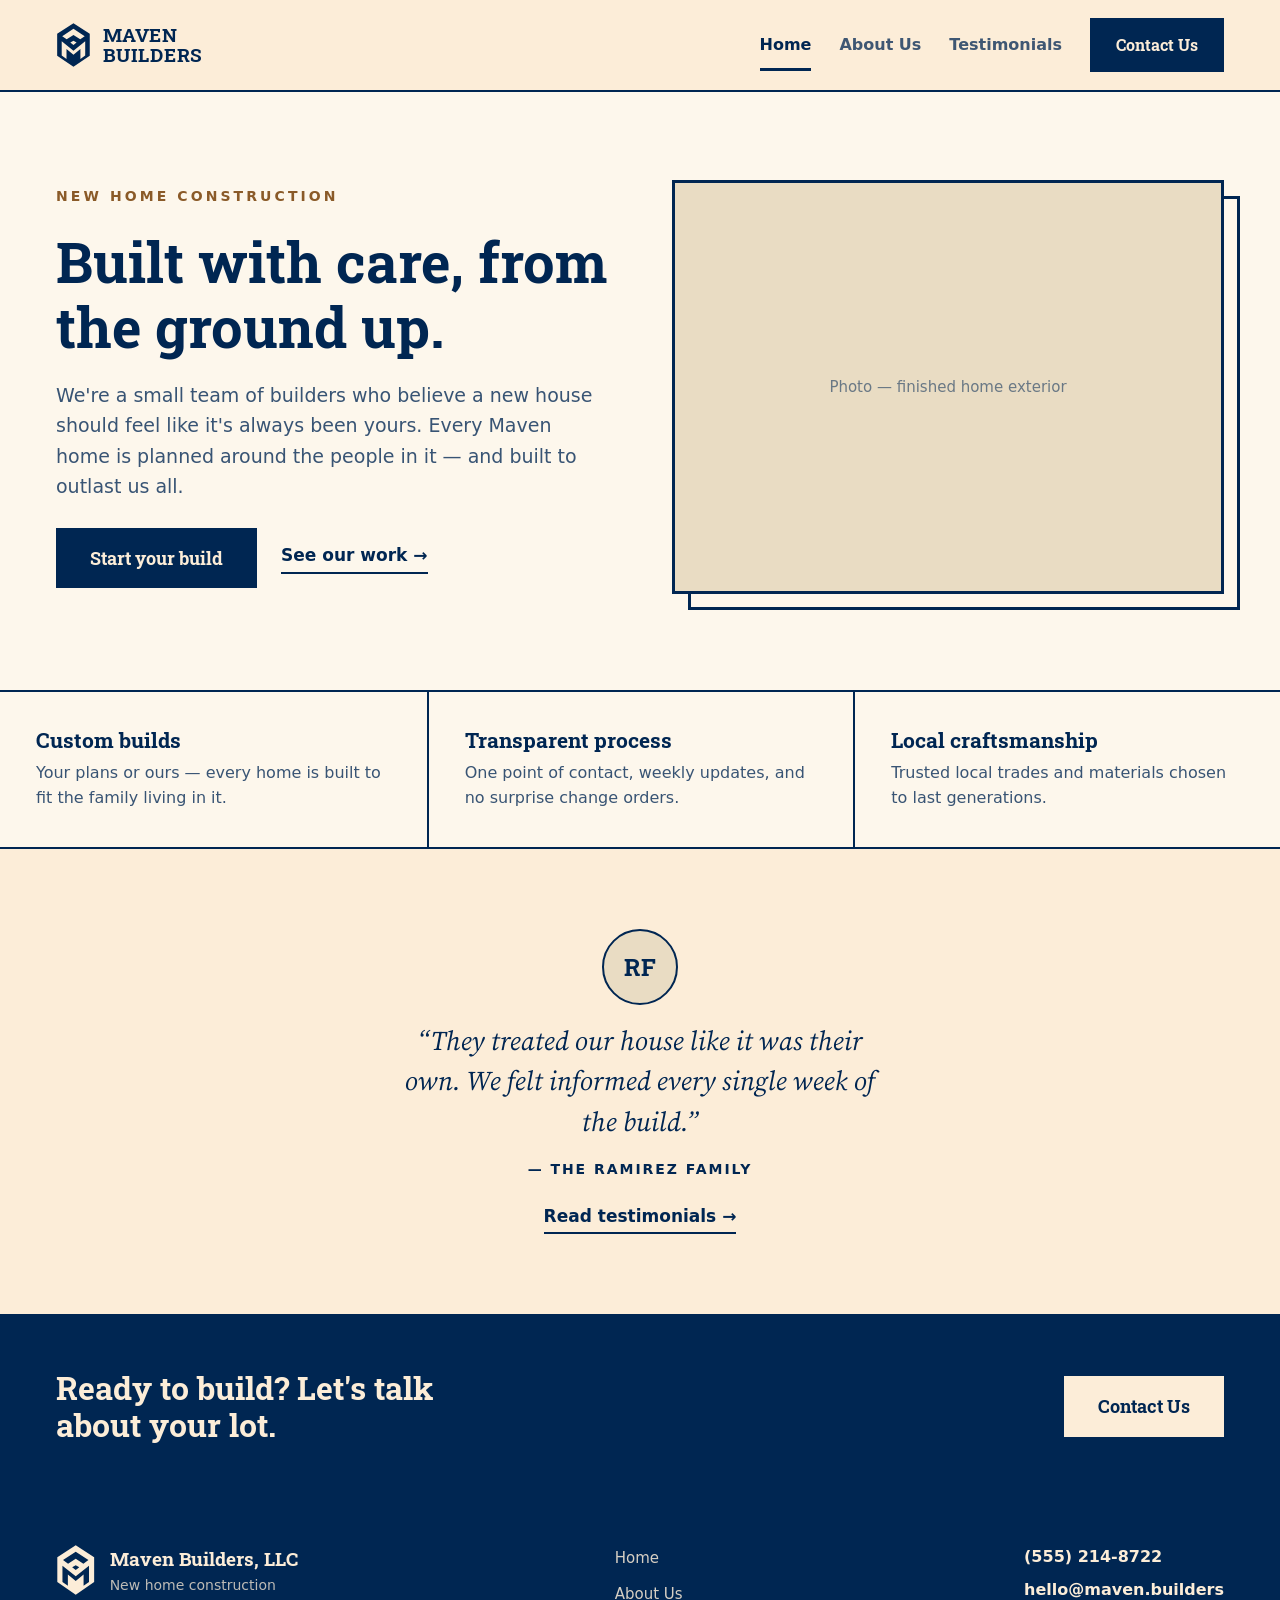
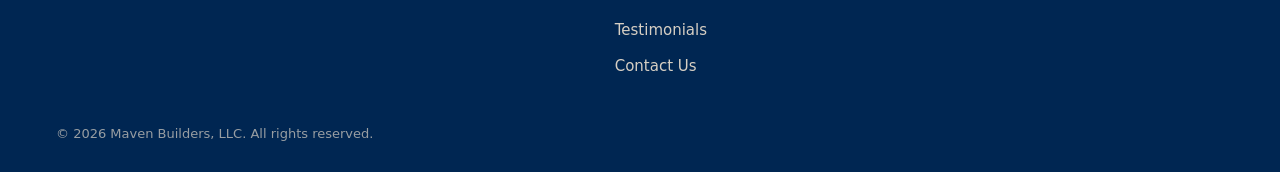
<file: docs/index.html>
<!DOCTYPE html>
<html lang="en">
<head>
<meta charset="utf-8">
<meta name="viewport" content="width=device-width, initial-scale=1">
<title>Home — Maven Builders, LLC</title>
<meta name="description" content="Maven Builders, LLC — family-run new home construction. Honest timelines, transparent pricing, craftsmanship that lasts.">
<link rel="icon" type="image/svg+xml" href="assets/favicon.svg">
<link rel="preconnect" href="https://fonts.googleapis.com">
<link rel="preconnect" href="https://fonts.gstatic.com" crossorigin>
<link href="https://fonts.googleapis.com/css2?family=Roboto+Slab:wght@700&family=Source+Serif+4:ital@1&display=swap" rel="stylesheet">
<link rel="stylesheet" href="css/styles.css">
</head>
<body>
<header class="site-header">
  <a class="brand" href="index.html">
    <svg class="brand-mark" viewBox="64 236 212 278" aria-hidden="true"><path fill="currentColor" fill-rule="evenodd" d="M169.5 243 L268 306.5 L268 439.5 L169.5 507 L71 439.5 L71 306.5 Z M169.5 277 L101.5 321.5 L128.5 341 L169.5 315 L210.5 341 L237.5 321.5 Z M169.5 349 L150.5 360 L169.5 375 L188.5 360 Z M98.5 352.5 L98.5 439 L127.5 459 L127.5 399 L169.5 434 L211.5 399 L211.5 459 L240.5 439 L240.5 352.5 L169.5 409 Z"></path></svg>
    <span class="brand-name">MAVEN<br>BUILDERS</span>
  </a>
  <nav class="site-nav" aria-label="Main">
    <a class="nav-link active" href="index.html">Home</a>
    <a class="nav-link" href="about.html">About Us</a>
    <a class="nav-link" href="testimonials.html">Testimonials</a>
    <a class="nav-cta" href="contact.html">Contact Us</a>
  </nav>
</header>

<main>
<section class="hero">
  <div class="hero-copy">
    <p class="eyebrow">New Home Construction</p>
    <h1>Built with care, from the ground up.</h1>
    <p class="lede">
      We're a small team of builders who believe a new house should feel like
      it's always been yours. Every Maven home is planned around the people in
      it — and built to outlast us all.
    </p>
    <div class="cta-row">
      <a class="btn btn-primary" href="contact.html">Start your build</a>
      <a class="link-arrow" href="testimonials.html">See our work →</a>
    </div>
  </div>
  <div class="hero-photo">
    <!-- Replace the placeholder below with: <img src="images/hero.jpg" alt="A finished Maven Builders home"> -->
    <div class="ph" role="img" aria-label="Photo placeholder">
      Photo — finished home exterior
    </div>
  </div>
</section>

<section class="props" aria-label="Why Maven">
  <div class="prop">
    <h2>Custom builds</h2>
    <p>
      Your plans or ours — every home is built to fit the family living in it.
    </p>
  </div>
  <div class="prop">
    <h2>Transparent process</h2>
    <p>One point of contact, weekly updates, and no surprise change orders.</p>
  </div>
  <div class="prop">
    <h2>Local craftsmanship</h2>
    <p>Trusted local trades and materials chosen to last generations.</p>
  </div>
</section>

<section class="quote-band">
  <figure class="t-feature">
    <div class="t-photo t-initials" aria-hidden="true">RF</div>
    <blockquote>
      “They treated our house like it was their own. We felt informed every
      single week of the build.”
    </blockquote>
    <figcaption>— THE RAMIREZ FAMILY</figcaption>
  </figure>
  <a class="link-arrow" href="testimonials.html">Read testimonials →</a>
</section>

<section class="cta-band">
  <h2>Ready to build? Let's talk about your lot.</h2>
  <a class="btn btn-cream" href="contact.html">Contact Us</a>
</section>

</main>

<footer class="site-footer">
  <div class="footer-inner">
    <div class="footer-brand">
      <svg class="brand-mark" viewBox="64 236 212 278" aria-hidden="true"><path fill="currentColor" fill-rule="evenodd" d="M169.5 243 L268 306.5 L268 439.5 L169.5 507 L71 439.5 L71 306.5 Z M169.5 277 L101.5 321.5 L128.5 341 L169.5 315 L210.5 341 L237.5 321.5 Z M169.5 349 L150.5 360 L169.5 375 L188.5 360 Z M98.5 352.5 L98.5 439 L127.5 459 L127.5 399 L169.5 434 L211.5 399 L211.5 459 L240.5 439 L240.5 352.5 L169.5 409 Z"></path></svg>
      <div>
        <div class="footer-name">Maven Builders, LLC</div>
        <div class="footer-tag">New home construction</div>
      </div>
    </div>
    <nav class="footer-nav" aria-label="Footer">
      <a href="index.html">Home</a>
      <a href="about.html">About Us</a>
      <a href="testimonials.html">Testimonials</a>
      <a href="contact.html">Contact Us</a>
    </nav>
    <div class="footer-contact">
      <a href="tel:+15552148722">(555) 214-8722</a>
      <a href="mailto:hello@maven.builders">hello@maven.builders</a>
    </div>
  </div>
  <div class="footer-legal">© 2026 Maven Builders, LLC. All rights reserved.</div>
</footer>
</body>
</html>
</file>
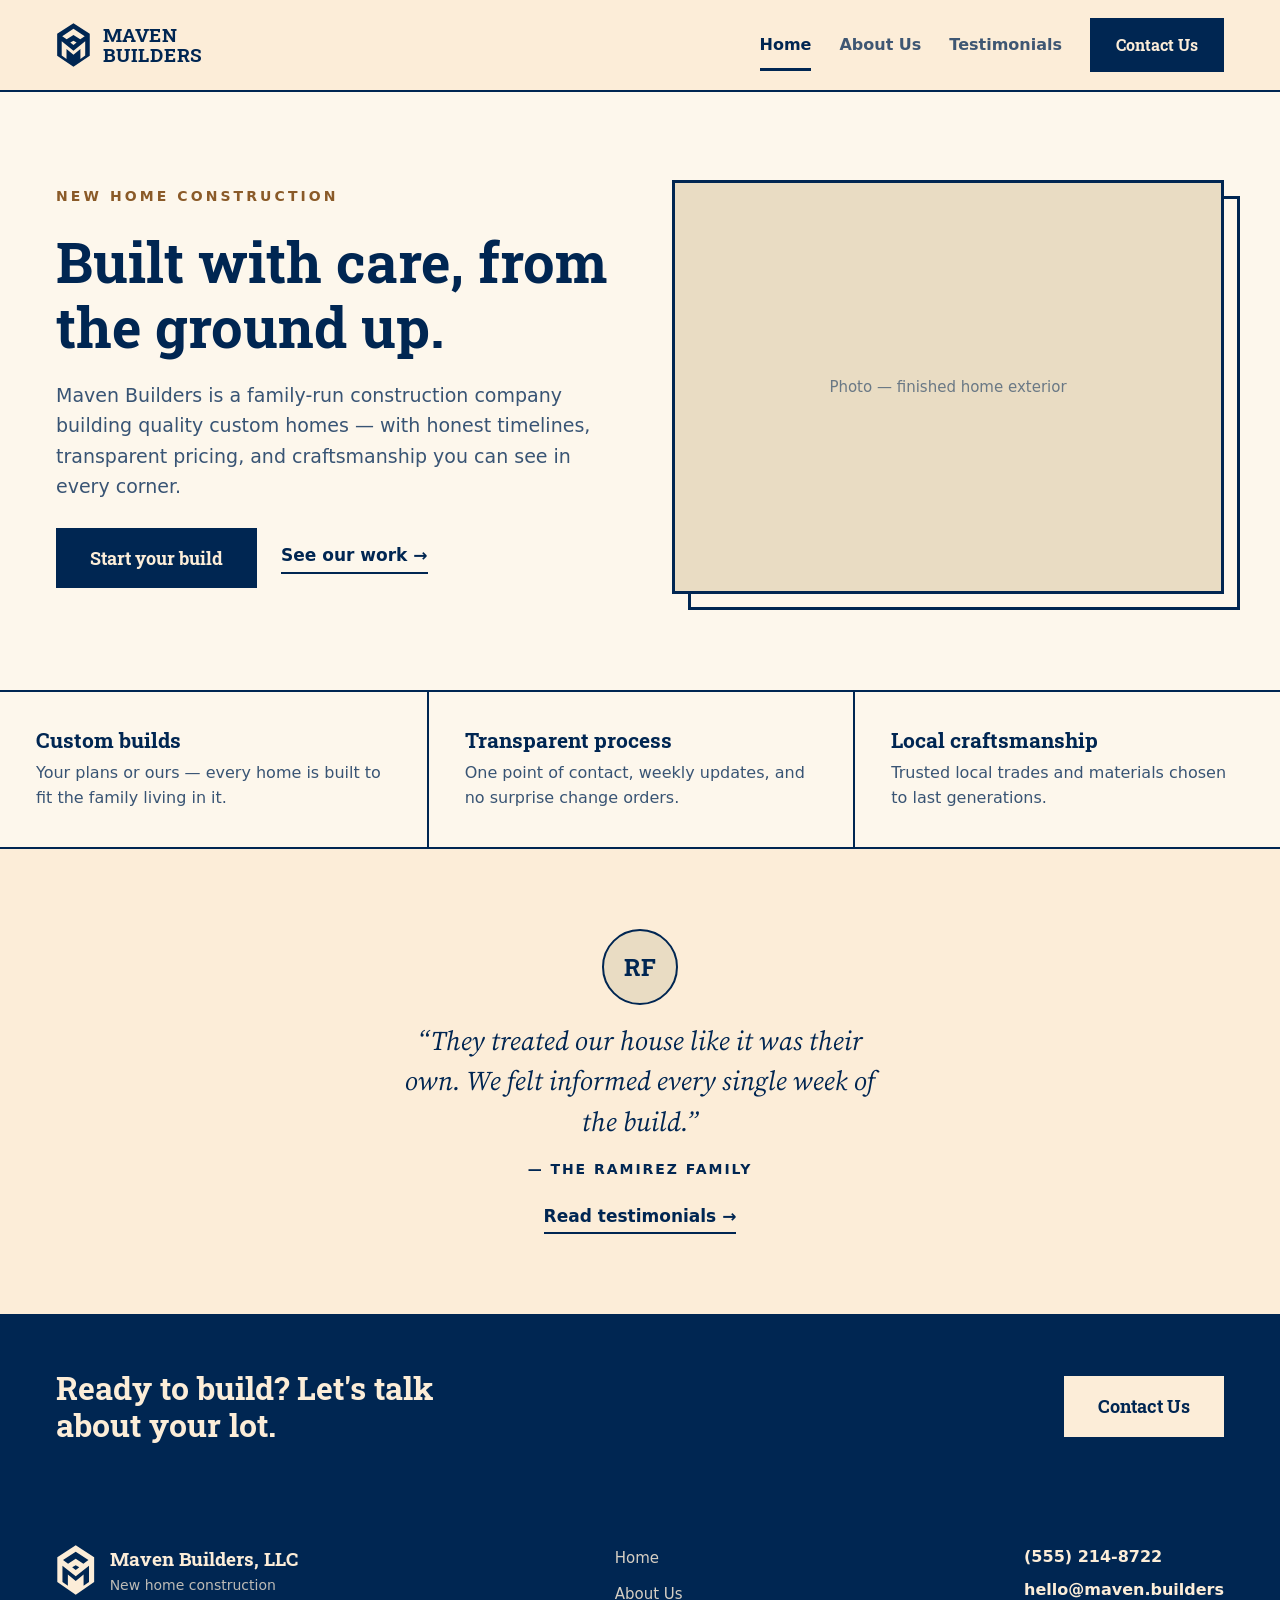
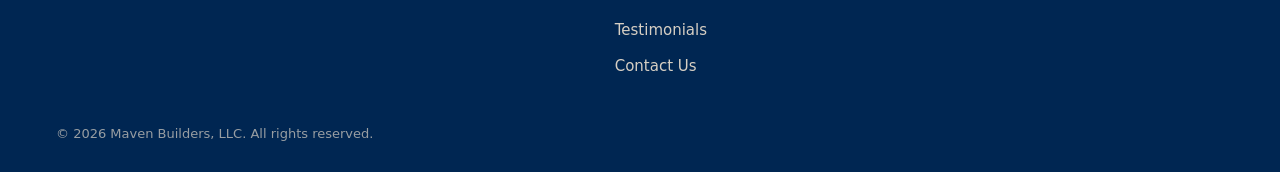
<file: public/index.html>
<!DOCTYPE html>
<html lang="en">
<head>
<meta charset="utf-8">
<meta name="viewport" content="width=device-width, initial-scale=1">
<title>Home — Maven Builders, LLC</title>
<meta name="description" content="Maven Builders, LLC — family-run new home construction. Honest timelines, transparent pricing, craftsmanship that lasts.">
<link rel="icon" type="image/svg+xml" href="assets/favicon.svg">
<link rel="preconnect" href="https://fonts.googleapis.com">
<link rel="preconnect" href="https://fonts.gstatic.com" crossorigin>
<link href="https://fonts.googleapis.com/css2?family=Roboto+Slab:wght@700&family=Source+Serif+4:ital@1&display=swap" rel="stylesheet">
<link rel="stylesheet" href="css/styles.css">
</head>
<body>
<header class="site-header">
  <a class="brand" href="index.html">
    <svg class="brand-mark" viewBox="64 236 212 278" aria-hidden="true"><path fill="currentColor" fill-rule="evenodd" d="M169.5 243 L268 306.5 L268 439.5 L169.5 507 L71 439.5 L71 306.5 Z M169.5 277 L101.5 321.5 L128.5 341 L169.5 315 L210.5 341 L237.5 321.5 Z M169.5 349 L150.5 360 L169.5 375 L188.5 360 Z M98.5 352.5 L98.5 439 L127.5 459 L127.5 399 L169.5 434 L211.5 399 L211.5 459 L240.5 439 L240.5 352.5 L169.5 409 Z"></path></svg>
    <span class="brand-name">MAVEN<br>BUILDERS</span>
  </a>
  <nav class="site-nav" aria-label="Main">
    <a class="nav-link active" href="index.html">Home</a>
    <a class="nav-link" href="about.html">About Us</a>
    <a class="nav-link" href="testimonials.html">Testimonials</a>
    <a class="nav-cta" href="contact.html">Contact Us</a>
  </nav>
</header>

<main>
<section class="hero">
  <div class="hero-copy">
    <p class="eyebrow">New Home Construction</p>
    <h1>Built with care, from the ground up.</h1>
    <p class="lede">Maven Builders is a family-run construction company building quality custom homes — with honest timelines, transparent pricing, and craftsmanship you can see in every corner.</p>
    <div class="cta-row">
      <a class="btn btn-primary" href="contact.html">Start your build</a>
      <a class="link-arrow" href="testimonials.html">See our work →</a>
    </div>
  </div>
  <div class="hero-photo">
    <!-- Replace the placeholder below with: <img src="images/hero.jpg" alt="A finished Maven Builders home"> -->
    <div class="ph" role="img" aria-label="Photo placeholder">Photo — finished home exterior</div>
  </div>
</section>

<section class="props" aria-label="Why Maven">
  <div class="prop">
    <h2>Custom builds</h2>
    <p>Your plans or ours — every home is built to fit the family living in it.</p>
  </div>
  <div class="prop">
    <h2>Transparent process</h2>
    <p>One point of contact, weekly updates, and no surprise change orders.</p>
  </div>
  <div class="prop">
    <h2>Local craftsmanship</h2>
    <p>Trusted local trades and materials chosen to last generations.</p>
  </div>
</section>

<section class="quote-band">
  <figure class="t-feature">
    <div class="t-photo t-initials" aria-hidden="true">RF</div>
    <blockquote>“They treated our house like it was their own. We felt informed every single week of the build.”</blockquote>
    <figcaption>— THE RAMIREZ FAMILY</figcaption>
  </figure>
  <a class="link-arrow" href="testimonials.html">Read testimonials →</a>
</section>

<section class="cta-band">
  <h2>Ready to build? Let's talk about your lot.</h2>
  <a class="btn btn-cream" href="contact.html">Contact Us</a>
</section>

</main>

<footer class="site-footer">
  <div class="footer-inner">
    <div class="footer-brand">
      <svg class="brand-mark" viewBox="64 236 212 278" aria-hidden="true"><path fill="currentColor" fill-rule="evenodd" d="M169.5 243 L268 306.5 L268 439.5 L169.5 507 L71 439.5 L71 306.5 Z M169.5 277 L101.5 321.5 L128.5 341 L169.5 315 L210.5 341 L237.5 321.5 Z M169.5 349 L150.5 360 L169.5 375 L188.5 360 Z M98.5 352.5 L98.5 439 L127.5 459 L127.5 399 L169.5 434 L211.5 399 L211.5 459 L240.5 439 L240.5 352.5 L169.5 409 Z"></path></svg>
      <div>
        <div class="footer-name">Maven Builders, LLC</div>
        <div class="footer-tag">New home construction</div>
      </div>
    </div>
    <nav class="footer-nav" aria-label="Footer">
      <a href="index.html">Home</a>
      <a href="about.html">About Us</a>
      <a href="testimonials.html">Testimonials</a>
      <a href="contact.html">Contact Us</a>
    </nav>
    <div class="footer-contact">
      <a href="tel:+15552148722">(555) 214-8722</a>
      <a href="mailto:hello@maven.builders">hello@maven.builders</a>
    </div>
  </div>
  <div class="footer-legal">© 2026 Maven Builders, LLC. All rights reserved.</div>
</footer>
</body>
</html>
</file>
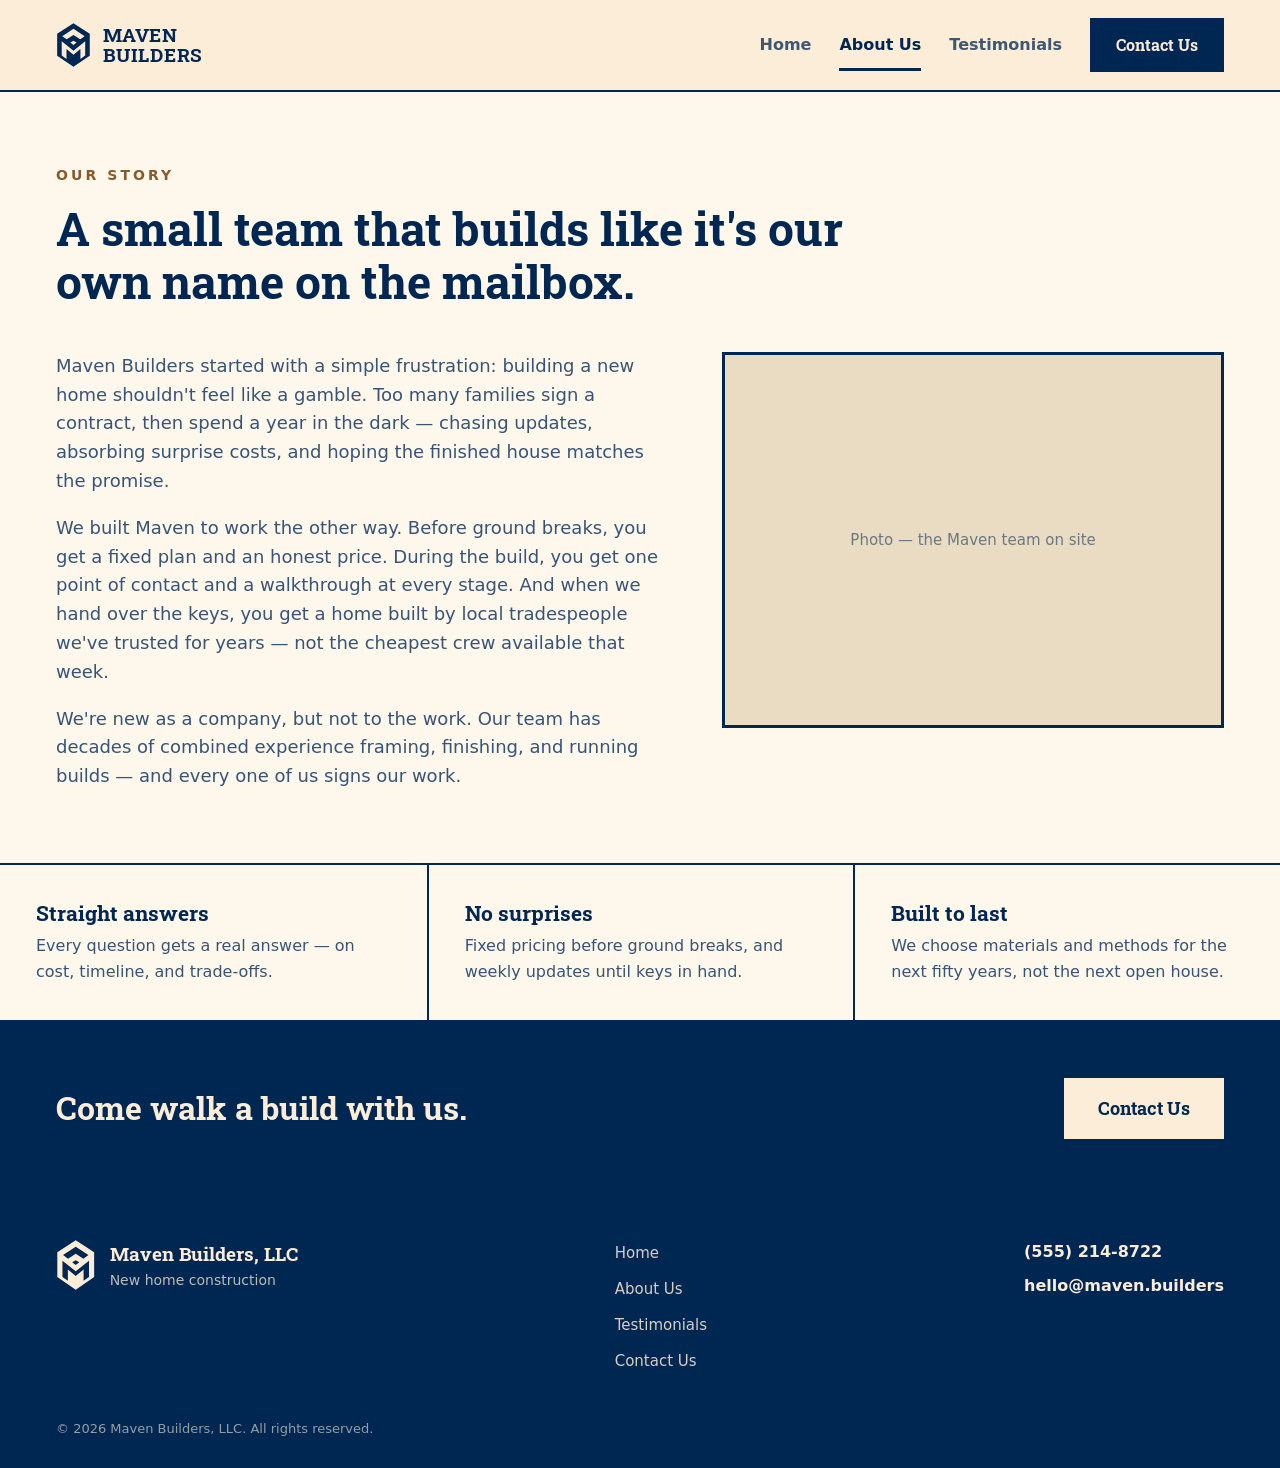
<file: docs/about.html>
<!DOCTYPE html>
<html lang="en">
<head>
<meta charset="utf-8">
<meta name="viewport" content="width=device-width, initial-scale=1">
<title>About Us — Maven Builders, LLC</title>
<meta name="description" content="Maven Builders, LLC — family-run new home construction. Honest timelines, transparent pricing, craftsmanship that lasts.">
<link rel="icon" type="image/svg+xml" href="assets/favicon.svg">
<link rel="preconnect" href="https://fonts.googleapis.com">
<link rel="preconnect" href="https://fonts.gstatic.com" crossorigin>
<link href="https://fonts.googleapis.com/css2?family=Roboto+Slab:wght@700&family=Source+Serif+4:ital@1&display=swap" rel="stylesheet">
<link rel="stylesheet" href="css/styles.css">
</head>
<body>
<header class="site-header">
  <a class="brand" href="index.html">
    <svg class="brand-mark" viewBox="64 236 212 278" aria-hidden="true"><path fill="currentColor" fill-rule="evenodd" d="M169.5 243 L268 306.5 L268 439.5 L169.5 507 L71 439.5 L71 306.5 Z M169.5 277 L101.5 321.5 L128.5 341 L169.5 315 L210.5 341 L237.5 321.5 Z M169.5 349 L150.5 360 L169.5 375 L188.5 360 Z M98.5 352.5 L98.5 439 L127.5 459 L127.5 399 L169.5 434 L211.5 399 L211.5 459 L240.5 439 L240.5 352.5 L169.5 409 Z"></path></svg>
    <span class="brand-name">MAVEN<br>BUILDERS</span>
  </a>
  <nav class="site-nav" aria-label="Main">
    <a class="nav-link" href="index.html">Home</a>
    <a class="nav-link active" href="about.html">About Us</a>
    <a class="nav-link" href="testimonials.html">Testimonials</a>
    <a class="nav-cta" href="contact.html">Contact Us</a>
  </nav>
</header>

<main>
<section class="page-head">
  <p class="eyebrow">Our Story</p>
  <h1>A small team that builds like it's our own name on the mailbox.</h1>
</section>

<section class="about-body">
  <div class="about-text">
    <p>Maven Builders started with a simple frustration: building a new home shouldn't feel like a gamble. Too many families sign a contract, then spend a year in the dark — chasing updates, absorbing surprise costs, and hoping the finished house matches the promise.</p>
    <p>We built Maven to work the other way. Before ground breaks, you get a fixed plan and an honest price. During the build, you get one point of contact and a walkthrough at every stage. And when we hand over the keys, you get a home built by local tradespeople we've trusted for years — not the cheapest crew available that week.</p>
    <p>We're new as a company, but not to the work. Our team has decades of combined experience framing, finishing, and running builds — and every one of us signs our work.</p>
  </div>
  <div class="about-photo">
    <!-- Replace with: <img src="images/team.jpg" alt="The Maven Builders team on site"> -->
    <div class="ph" role="img" aria-label="Photo placeholder">Photo — the Maven team on site</div>
  </div>
</section>

<section class="props" aria-label="What we value">
  <div class="prop">
    <h2>Straight answers</h2>
    <p>Every question gets a real answer — on cost, timeline, and trade-offs.</p>
  </div>
  <div class="prop">
    <h2>No surprises</h2>
    <p>Fixed pricing before ground breaks, and weekly updates until keys in hand.</p>
  </div>
  <div class="prop">
    <h2>Built to last</h2>
    <p>We choose materials and methods for the next fifty years, not the next open house.</p>
  </div>
</section>

<section class="cta-band">
  <h2>Come walk a build with us.</h2>
  <a class="btn btn-cream" href="contact.html">Contact Us</a>
</section>

</main>

<footer class="site-footer">
  <div class="footer-inner">
    <div class="footer-brand">
      <svg class="brand-mark" viewBox="64 236 212 278" aria-hidden="true"><path fill="currentColor" fill-rule="evenodd" d="M169.5 243 L268 306.5 L268 439.5 L169.5 507 L71 439.5 L71 306.5 Z M169.5 277 L101.5 321.5 L128.5 341 L169.5 315 L210.5 341 L237.5 321.5 Z M169.5 349 L150.5 360 L169.5 375 L188.5 360 Z M98.5 352.5 L98.5 439 L127.5 459 L127.5 399 L169.5 434 L211.5 399 L211.5 459 L240.5 439 L240.5 352.5 L169.5 409 Z"></path></svg>
      <div>
        <div class="footer-name">Maven Builders, LLC</div>
        <div class="footer-tag">New home construction</div>
      </div>
    </div>
    <nav class="footer-nav" aria-label="Footer">
      <a href="index.html">Home</a>
      <a href="about.html">About Us</a>
      <a href="testimonials.html">Testimonials</a>
      <a href="contact.html">Contact Us</a>
    </nav>
    <div class="footer-contact">
      <a href="tel:+15552148722">(555) 214-8722</a>
      <a href="mailto:hello@maven.builders">hello@maven.builders</a>
    </div>
  </div>
  <div class="footer-legal">© 2026 Maven Builders, LLC. All rights reserved.</div>
</footer>
</body>
</html>
</file>
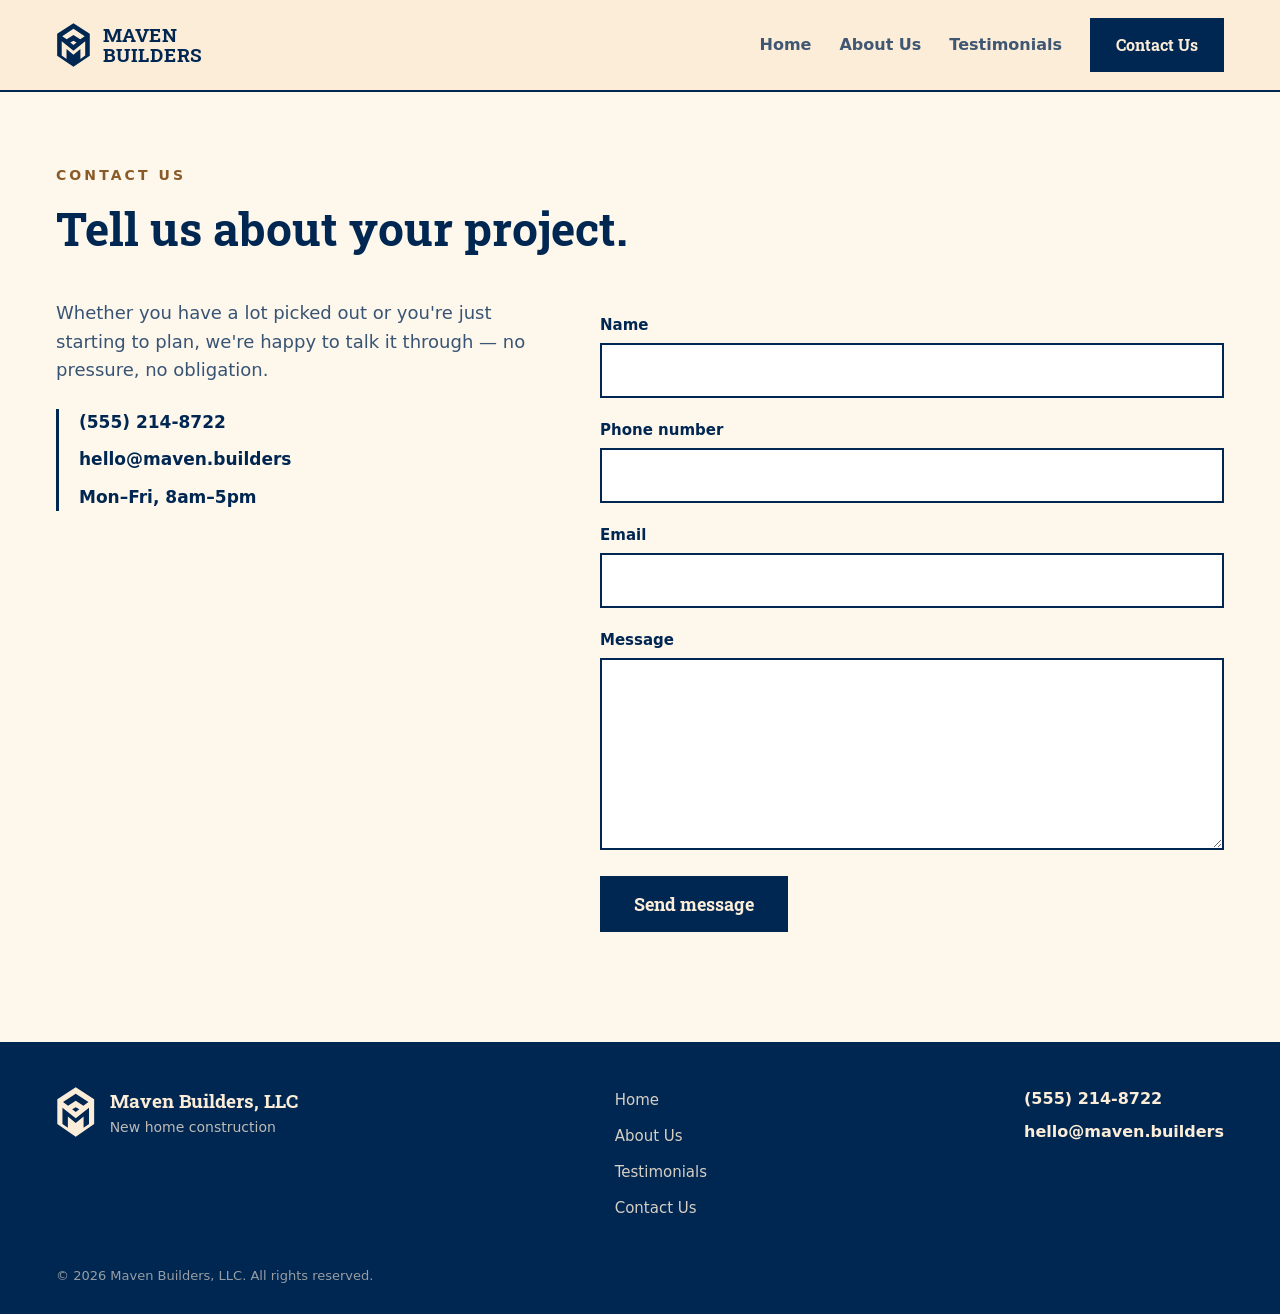
<file: docs/contact.html>
<!DOCTYPE html>
<html lang="en">
<head>
<meta charset="utf-8">
<meta name="viewport" content="width=device-width, initial-scale=1">
<title>Contact Us — Maven Builders, LLC</title>
<meta name="description" content="Maven Builders, LLC — family-run new home construction. Honest timelines, transparent pricing, craftsmanship that lasts.">
<link rel="icon" type="image/svg+xml" href="assets/favicon.svg">
<link rel="preconnect" href="https://fonts.googleapis.com">
<link rel="preconnect" href="https://fonts.gstatic.com" crossorigin>
<link href="https://fonts.googleapis.com/css2?family=Roboto+Slab:wght@700&family=Source+Serif+4:ital@1&display=swap" rel="stylesheet">
<link rel="stylesheet" href="css/styles.css">
</head>
<body>
<header class="site-header">
  <a class="brand" href="index.html">
    <svg class="brand-mark" viewBox="64 236 212 278" aria-hidden="true"><path fill="currentColor" fill-rule="evenodd" d="M169.5 243 L268 306.5 L268 439.5 L169.5 507 L71 439.5 L71 306.5 Z M169.5 277 L101.5 321.5 L128.5 341 L169.5 315 L210.5 341 L237.5 321.5 Z M169.5 349 L150.5 360 L169.5 375 L188.5 360 Z M98.5 352.5 L98.5 439 L127.5 459 L127.5 399 L169.5 434 L211.5 399 L211.5 459 L240.5 439 L240.5 352.5 L169.5 409 Z"></path></svg>
    <span class="brand-name">MAVEN<br>BUILDERS</span>
  </a>
  <nav class="site-nav" aria-label="Main">
    <a class="nav-link" href="index.html">Home</a>
    <a class="nav-link" href="about.html">About Us</a>
    <a class="nav-link" href="testimonials.html">Testimonials</a>
    <a class="nav-cta" href="contact.html">Contact Us</a>
  </nav>
</header>

<main>
<section class="page-head">
  <p class="eyebrow">Contact Us</p>
  <h1>Tell us about your project.</h1>
</section>

<section class="contact-wrap">
  <div class="contact-info">
    <p>Whether you have a lot picked out or you're just starting to plan, we're happy to talk it through — no pressure, no obligation.</p>
    <div class="contact-lines">
      <a href="tel:+15552148722">(555) 214-8722</a>
      <a href="mailto:hello@maven.builders">hello@maven.builders</a>
      <span>Mon–Fri, 8am–5pm</span>
    </div>
  </div>

  <!-- The form posts to FORM_ENDPOINT (/api/contact). Change it in one place: the action attribute below. -->
  <form class="contact-form" action="/api/contact" method="post">
    <label for="f-name">Name</label>
    <input id="f-name" name="name" type="text" autocomplete="name" required>

    <label for="f-phone">Phone number</label>
    <input id="f-phone" name="phone" type="tel" autocomplete="tel" required>

    <label for="f-email">Email</label>
    <input id="f-email" name="email" type="email" autocomplete="email" required>

    <label for="f-message">Message</label>
    <textarea id="f-message" name="message" rows="6" required></textarea>

    <button class="btn btn-primary" type="submit">Send message</button>
    <p class="form-note" role="status" aria-live="polite"></p>
  </form>
</section>

<script>
// Progressive enhancement: submit without leaving the page. Falls back to a normal POST if JS is off.
(function () {
  var form = document.querySelector(".contact-form");
  var note = form.querySelector(".form-note");
  form.addEventListener("submit", function (e) {
    e.preventDefault();
    var btn = form.querySelector("button[type=submit]");
    btn.disabled = true;
    fetch(form.action, {
      method: "POST",
      headers: { "Content-Type": "application/x-www-form-urlencoded" },
      body: new URLSearchParams(new FormData(form)).toString()
    }).then(function (res) {
      if (!res.ok) throw new Error(res.status);
      form.reset();
      note.textContent = "Thanks — we'll be in touch within one business day.";
      note.className = "form-note ok";
    }).catch(function () {
      note.textContent = "Something went wrong. Please try again, or call us at (555) 214-8722.";
      note.className = "form-note err";
    }).finally(function () {
      btn.disabled = false;
    });
  });
})();
</script>

</main>

<footer class="site-footer">
  <div class="footer-inner">
    <div class="footer-brand">
      <svg class="brand-mark" viewBox="64 236 212 278" aria-hidden="true"><path fill="currentColor" fill-rule="evenodd" d="M169.5 243 L268 306.5 L268 439.5 L169.5 507 L71 439.5 L71 306.5 Z M169.5 277 L101.5 321.5 L128.5 341 L169.5 315 L210.5 341 L237.5 321.5 Z M169.5 349 L150.5 360 L169.5 375 L188.5 360 Z M98.5 352.5 L98.5 439 L127.5 459 L127.5 399 L169.5 434 L211.5 399 L211.5 459 L240.5 439 L240.5 352.5 L169.5 409 Z"></path></svg>
      <div>
        <div class="footer-name">Maven Builders, LLC</div>
        <div class="footer-tag">New home construction</div>
      </div>
    </div>
    <nav class="footer-nav" aria-label="Footer">
      <a href="index.html">Home</a>
      <a href="about.html">About Us</a>
      <a href="testimonials.html">Testimonials</a>
      <a href="contact.html">Contact Us</a>
    </nav>
    <div class="footer-contact">
      <a href="tel:+15552148722">(555) 214-8722</a>
      <a href="mailto:hello@maven.builders">hello@maven.builders</a>
    </div>
  </div>
  <div class="footer-legal">© 2026 Maven Builders, LLC. All rights reserved.</div>
</footer>
</body>
</html>
</file>
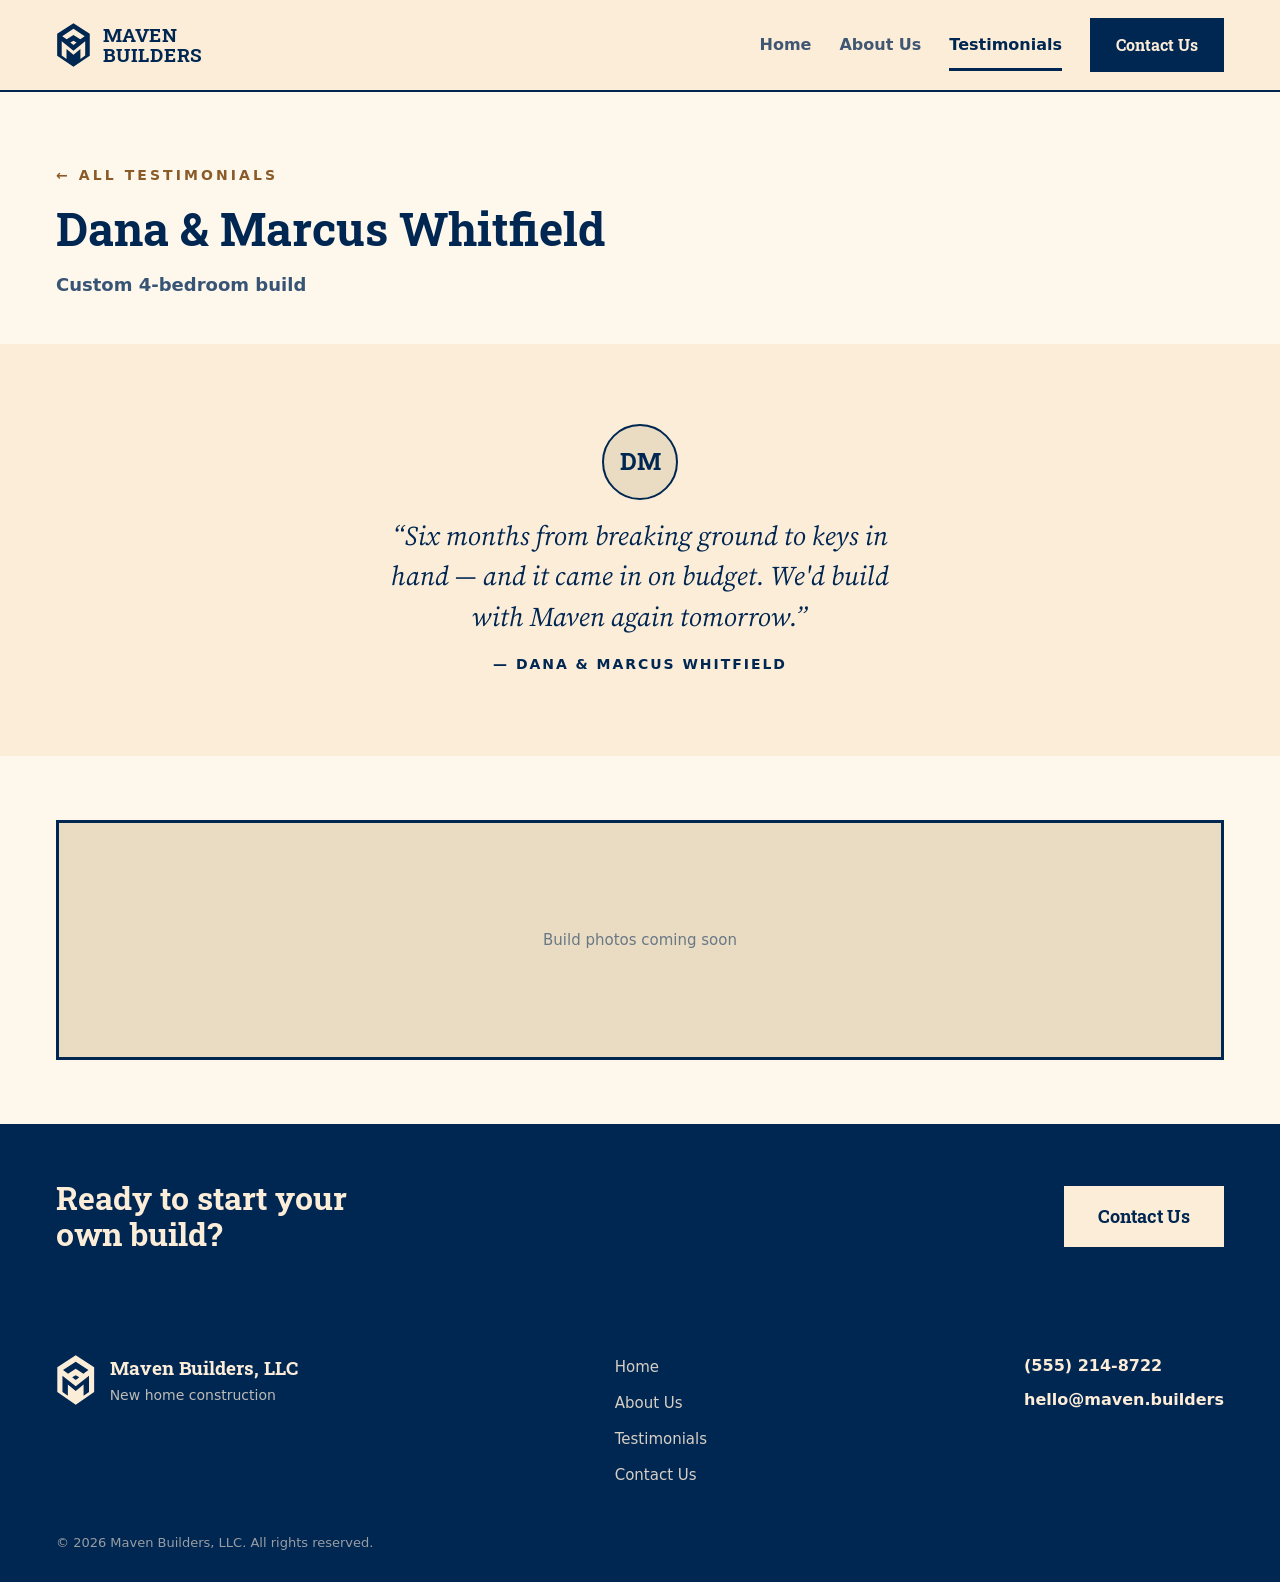
<file: docs/testimonial-dana-marcus-whitfield.html>
<!DOCTYPE html>
<html lang="en">
<head>
<meta charset="utf-8">
<meta name="viewport" content="width=device-width, initial-scale=1">
<title>Dana & Marcus Whitfield — Maven Builders, LLC</title>
<meta name="description" content="Maven Builders, LLC — family-run new home construction. Honest timelines, transparent pricing, craftsmanship that lasts.">
<link rel="icon" type="image/svg+xml" href="assets/favicon.svg">
<link rel="preconnect" href="https://fonts.googleapis.com">
<link rel="preconnect" href="https://fonts.gstatic.com" crossorigin>
<link href="https://fonts.googleapis.com/css2?family=Roboto+Slab:wght@700&family=Source+Serif+4:ital@1&display=swap" rel="stylesheet">
<link rel="stylesheet" href="css/styles.css">
</head>
<body>
<header class="site-header">
  <a class="brand" href="index.html">
    <svg class="brand-mark" viewBox="64 236 212 278" aria-hidden="true"><path fill="currentColor" fill-rule="evenodd" d="M169.5 243 L268 306.5 L268 439.5 L169.5 507 L71 439.5 L71 306.5 Z M169.5 277 L101.5 321.5 L128.5 341 L169.5 315 L210.5 341 L237.5 321.5 Z M169.5 349 L150.5 360 L169.5 375 L188.5 360 Z M98.5 352.5 L98.5 439 L127.5 459 L127.5 399 L169.5 434 L211.5 399 L211.5 459 L240.5 439 L240.5 352.5 L169.5 409 Z"></path></svg>
    <span class="brand-name">MAVEN<br>BUILDERS</span>
  </a>
  <nav class="site-nav" aria-label="Main">
    <a class="nav-link" href="index.html">Home</a>
    <a class="nav-link" href="about.html">About Us</a>
    <a class="nav-link active" href="testimonials.html">Testimonials</a>
    <a class="nav-cta" href="contact.html">Contact Us</a>
  </nav>
</header>

<main>
<section class="page-head">
  <p class="eyebrow"><a class="crumb" href="testimonials.html">← All testimonials</a></p>
  <h1>Dana &amp; Marcus Whitfield</h1>
  <p class="t-detail-line">Custom 4-bedroom build</p>
</section>

<section class="quote-band">
  <figure class="t-feature">
    <div class="t-photo t-initials" aria-hidden="true">DM</div>
    <blockquote>“Six months from breaking ground to keys in hand — and it came in on budget. We'd build with Maven again tomorrow.”</blockquote>
    <figcaption>— DANA &AMP; MARCUS WHITFIELD</figcaption>
  </figure>
</section>

<section class="t-gallery">
<div class="ph g-empty">Build photos coming soon</div>
</section>

<section class="cta-band">
  <h2>Ready to start your own build?</h2>
  <a class="btn btn-cream" href="contact.html">Contact Us</a>
</section>
</main>

<footer class="site-footer">
  <div class="footer-inner">
    <div class="footer-brand">
      <svg class="brand-mark" viewBox="64 236 212 278" aria-hidden="true"><path fill="currentColor" fill-rule="evenodd" d="M169.5 243 L268 306.5 L268 439.5 L169.5 507 L71 439.5 L71 306.5 Z M169.5 277 L101.5 321.5 L128.5 341 L169.5 315 L210.5 341 L237.5 321.5 Z M169.5 349 L150.5 360 L169.5 375 L188.5 360 Z M98.5 352.5 L98.5 439 L127.5 459 L127.5 399 L169.5 434 L211.5 399 L211.5 459 L240.5 439 L240.5 352.5 L169.5 409 Z"></path></svg>
      <div>
        <div class="footer-name">Maven Builders, LLC</div>
        <div class="footer-tag">New home construction</div>
      </div>
    </div>
    <nav class="footer-nav" aria-label="Footer">
      <a href="index.html">Home</a>
      <a href="about.html">About Us</a>
      <a href="testimonials.html">Testimonials</a>
      <a href="contact.html">Contact Us</a>
    </nav>
    <div class="footer-contact">
      <a href="tel:+15552148722">(555) 214-8722</a>
      <a href="mailto:hello@maven.builders">hello@maven.builders</a>
    </div>
  </div>
  <div class="footer-legal">© 2026 Maven Builders, LLC. All rights reserved.</div>
</footer>
</body>
</html>
</file>
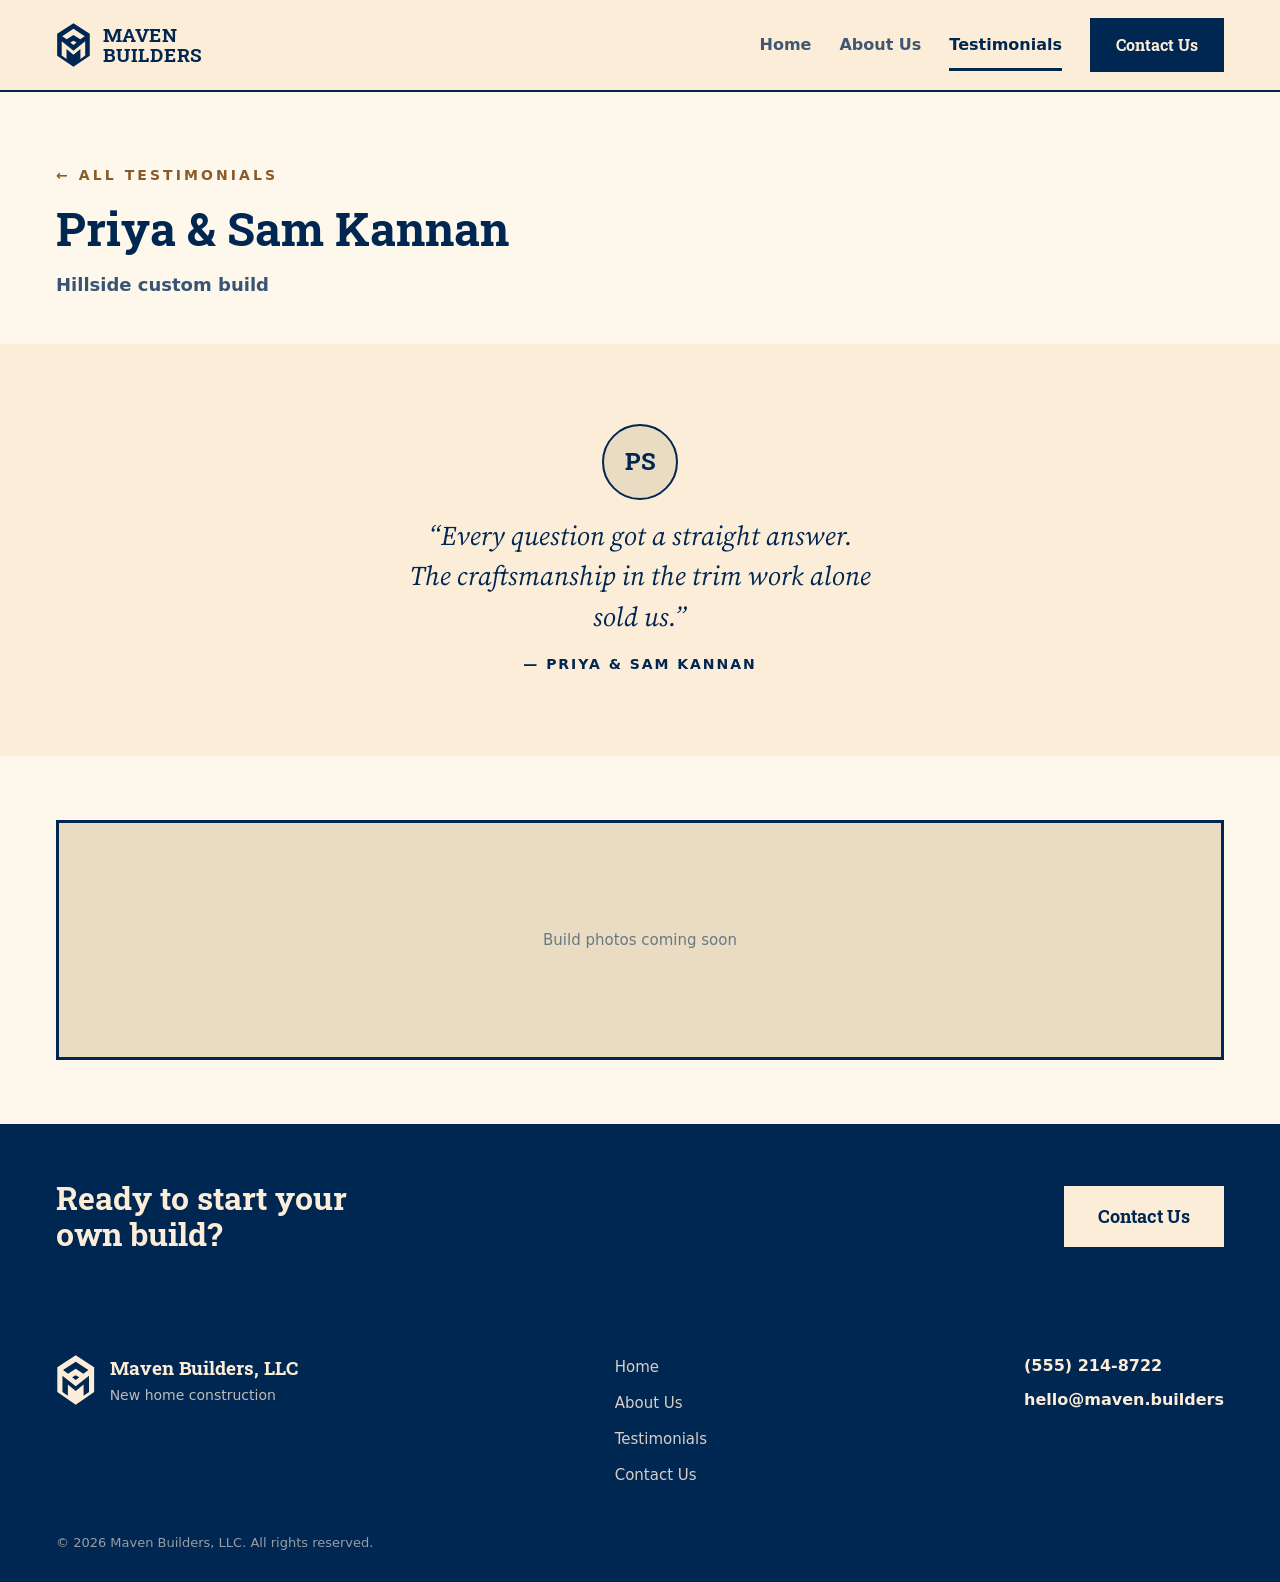
<file: docs/testimonial-priya-sam-kannan.html>
<!DOCTYPE html>
<html lang="en">
<head>
<meta charset="utf-8">
<meta name="viewport" content="width=device-width, initial-scale=1">
<title>Priya & Sam Kannan — Maven Builders, LLC</title>
<meta name="description" content="Maven Builders, LLC — family-run new home construction. Honest timelines, transparent pricing, craftsmanship that lasts.">
<link rel="icon" type="image/svg+xml" href="assets/favicon.svg">
<link rel="preconnect" href="https://fonts.googleapis.com">
<link rel="preconnect" href="https://fonts.gstatic.com" crossorigin>
<link href="https://fonts.googleapis.com/css2?family=Roboto+Slab:wght@700&family=Source+Serif+4:ital@1&display=swap" rel="stylesheet">
<link rel="stylesheet" href="css/styles.css">
</head>
<body>
<header class="site-header">
  <a class="brand" href="index.html">
    <svg class="brand-mark" viewBox="64 236 212 278" aria-hidden="true"><path fill="currentColor" fill-rule="evenodd" d="M169.5 243 L268 306.5 L268 439.5 L169.5 507 L71 439.5 L71 306.5 Z M169.5 277 L101.5 321.5 L128.5 341 L169.5 315 L210.5 341 L237.5 321.5 Z M169.5 349 L150.5 360 L169.5 375 L188.5 360 Z M98.5 352.5 L98.5 439 L127.5 459 L127.5 399 L169.5 434 L211.5 399 L211.5 459 L240.5 439 L240.5 352.5 L169.5 409 Z"></path></svg>
    <span class="brand-name">MAVEN<br>BUILDERS</span>
  </a>
  <nav class="site-nav" aria-label="Main">
    <a class="nav-link" href="index.html">Home</a>
    <a class="nav-link" href="about.html">About Us</a>
    <a class="nav-link active" href="testimonials.html">Testimonials</a>
    <a class="nav-cta" href="contact.html">Contact Us</a>
  </nav>
</header>

<main>
<section class="page-head">
  <p class="eyebrow"><a class="crumb" href="testimonials.html">← All testimonials</a></p>
  <h1>Priya &amp; Sam Kannan</h1>
  <p class="t-detail-line">Hillside custom build</p>
</section>

<section class="quote-band">
  <figure class="t-feature">
    <div class="t-photo t-initials" aria-hidden="true">PS</div>
    <blockquote>“Every question got a straight answer. The craftsmanship in the trim work alone sold us.”</blockquote>
    <figcaption>— PRIYA &AMP; SAM KANNAN</figcaption>
  </figure>
</section>

<section class="t-gallery">
<div class="ph g-empty">Build photos coming soon</div>
</section>

<section class="cta-band">
  <h2>Ready to start your own build?</h2>
  <a class="btn btn-cream" href="contact.html">Contact Us</a>
</section>
</main>

<footer class="site-footer">
  <div class="footer-inner">
    <div class="footer-brand">
      <svg class="brand-mark" viewBox="64 236 212 278" aria-hidden="true"><path fill="currentColor" fill-rule="evenodd" d="M169.5 243 L268 306.5 L268 439.5 L169.5 507 L71 439.5 L71 306.5 Z M169.5 277 L101.5 321.5 L128.5 341 L169.5 315 L210.5 341 L237.5 321.5 Z M169.5 349 L150.5 360 L169.5 375 L188.5 360 Z M98.5 352.5 L98.5 439 L127.5 459 L127.5 399 L169.5 434 L211.5 399 L211.5 459 L240.5 439 L240.5 352.5 L169.5 409 Z"></path></svg>
      <div>
        <div class="footer-name">Maven Builders, LLC</div>
        <div class="footer-tag">New home construction</div>
      </div>
    </div>
    <nav class="footer-nav" aria-label="Footer">
      <a href="index.html">Home</a>
      <a href="about.html">About Us</a>
      <a href="testimonials.html">Testimonials</a>
      <a href="contact.html">Contact Us</a>
    </nav>
    <div class="footer-contact">
      <a href="tel:+15552148722">(555) 214-8722</a>
      <a href="mailto:hello@maven.builders">hello@maven.builders</a>
    </div>
  </div>
  <div class="footer-legal">© 2026 Maven Builders, LLC. All rights reserved.</div>
</footer>
</body>
</html>
</file>
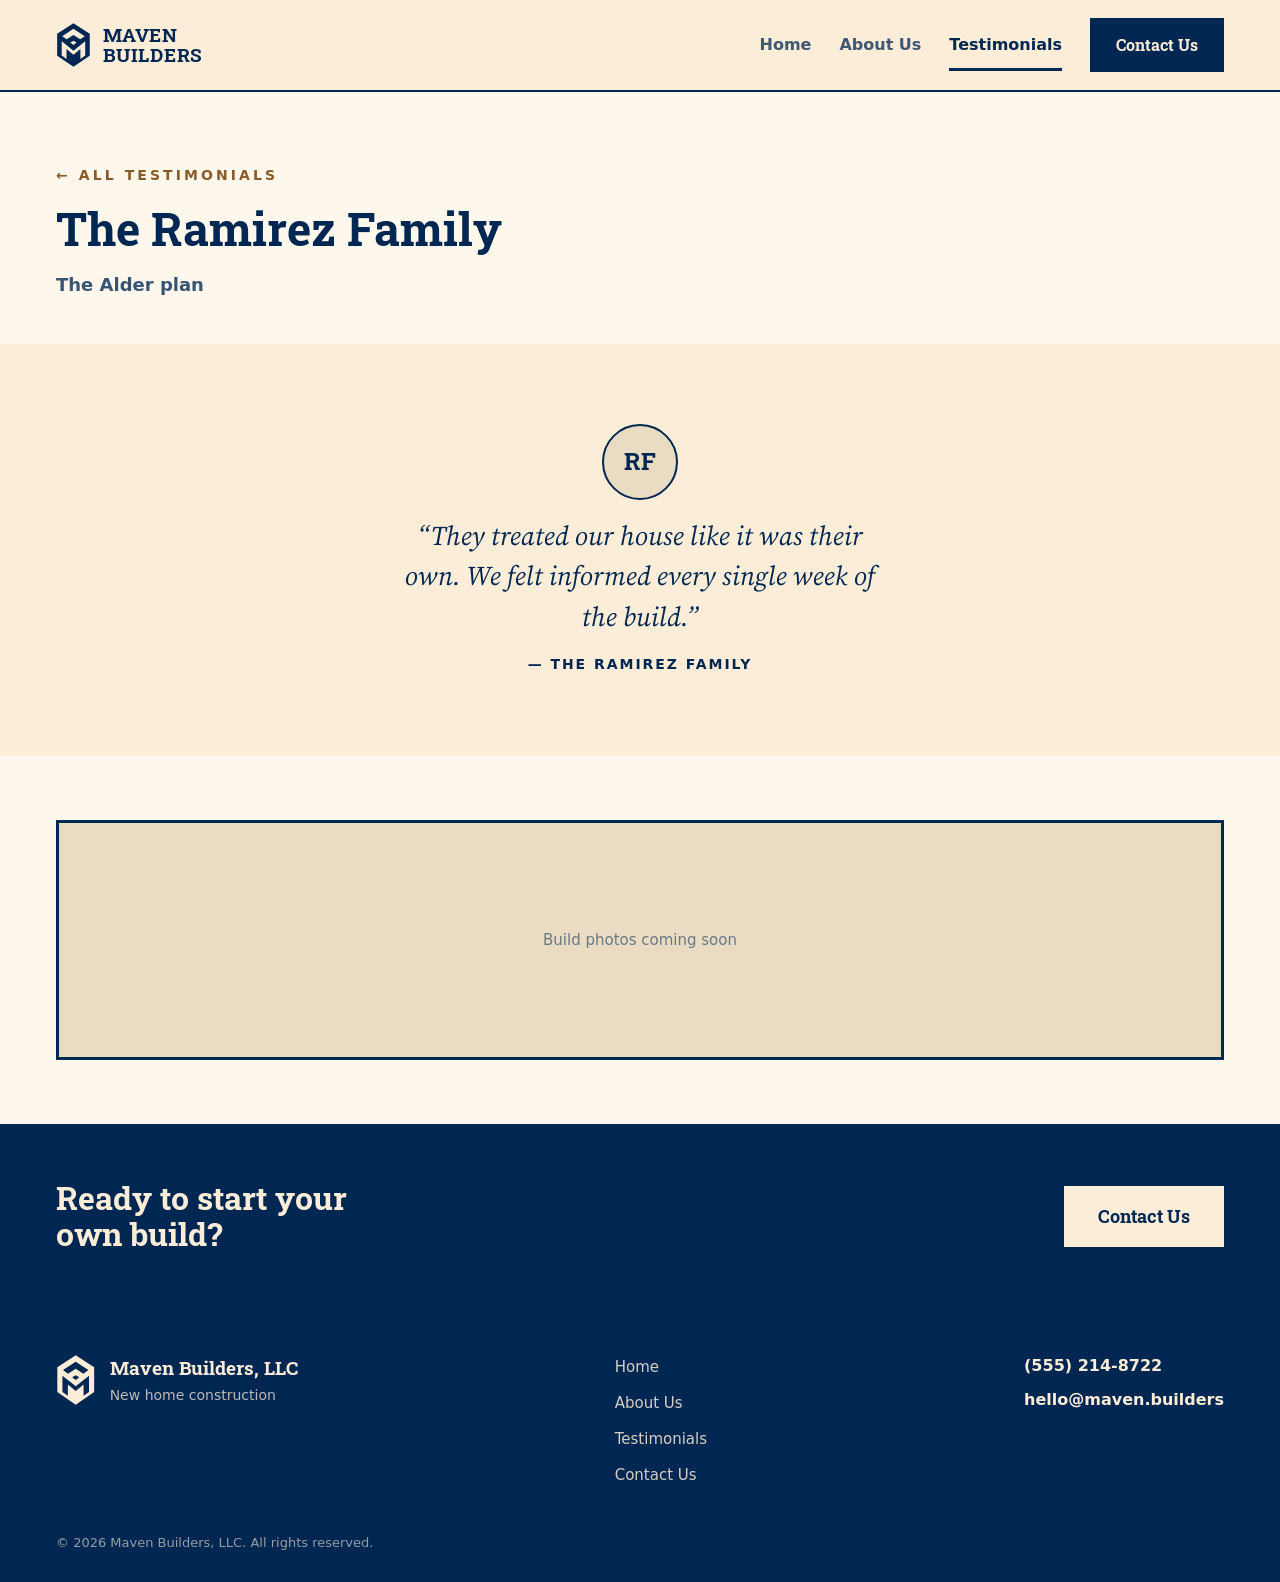
<file: docs/testimonial-the-ramirez-family.html>
<!DOCTYPE html>
<html lang="en">
<head>
<meta charset="utf-8">
<meta name="viewport" content="width=device-width, initial-scale=1">
<title>The Ramirez Family — Maven Builders, LLC</title>
<meta name="description" content="Maven Builders, LLC — family-run new home construction. Honest timelines, transparent pricing, craftsmanship that lasts.">
<link rel="icon" type="image/svg+xml" href="assets/favicon.svg">
<link rel="preconnect" href="https://fonts.googleapis.com">
<link rel="preconnect" href="https://fonts.gstatic.com" crossorigin>
<link href="https://fonts.googleapis.com/css2?family=Roboto+Slab:wght@700&family=Source+Serif+4:ital@1&display=swap" rel="stylesheet">
<link rel="stylesheet" href="css/styles.css">
</head>
<body>
<header class="site-header">
  <a class="brand" href="index.html">
    <svg class="brand-mark" viewBox="64 236 212 278" aria-hidden="true"><path fill="currentColor" fill-rule="evenodd" d="M169.5 243 L268 306.5 L268 439.5 L169.5 507 L71 439.5 L71 306.5 Z M169.5 277 L101.5 321.5 L128.5 341 L169.5 315 L210.5 341 L237.5 321.5 Z M169.5 349 L150.5 360 L169.5 375 L188.5 360 Z M98.5 352.5 L98.5 439 L127.5 459 L127.5 399 L169.5 434 L211.5 399 L211.5 459 L240.5 439 L240.5 352.5 L169.5 409 Z"></path></svg>
    <span class="brand-name">MAVEN<br>BUILDERS</span>
  </a>
  <nav class="site-nav" aria-label="Main">
    <a class="nav-link" href="index.html">Home</a>
    <a class="nav-link" href="about.html">About Us</a>
    <a class="nav-link active" href="testimonials.html">Testimonials</a>
    <a class="nav-cta" href="contact.html">Contact Us</a>
  </nav>
</header>

<main>
<section class="page-head">
  <p class="eyebrow"><a class="crumb" href="testimonials.html">← All testimonials</a></p>
  <h1>The Ramirez Family</h1>
  <p class="t-detail-line">The Alder plan</p>
</section>

<section class="quote-band">
  <figure class="t-feature">
    <div class="t-photo t-initials" aria-hidden="true">RF</div>
    <blockquote>“They treated our house like it was their own. We felt informed every single week of the build.”</blockquote>
    <figcaption>— THE RAMIREZ FAMILY</figcaption>
  </figure>
</section>

<section class="t-gallery">
<div class="ph g-empty">Build photos coming soon</div>
</section>

<section class="cta-band">
  <h2>Ready to start your own build?</h2>
  <a class="btn btn-cream" href="contact.html">Contact Us</a>
</section>
</main>

<footer class="site-footer">
  <div class="footer-inner">
    <div class="footer-brand">
      <svg class="brand-mark" viewBox="64 236 212 278" aria-hidden="true"><path fill="currentColor" fill-rule="evenodd" d="M169.5 243 L268 306.5 L268 439.5 L169.5 507 L71 439.5 L71 306.5 Z M169.5 277 L101.5 321.5 L128.5 341 L169.5 315 L210.5 341 L237.5 321.5 Z M169.5 349 L150.5 360 L169.5 375 L188.5 360 Z M98.5 352.5 L98.5 439 L127.5 459 L127.5 399 L169.5 434 L211.5 399 L211.5 459 L240.5 439 L240.5 352.5 L169.5 409 Z"></path></svg>
      <div>
        <div class="footer-name">Maven Builders, LLC</div>
        <div class="footer-tag">New home construction</div>
      </div>
    </div>
    <nav class="footer-nav" aria-label="Footer">
      <a href="index.html">Home</a>
      <a href="about.html">About Us</a>
      <a href="testimonials.html">Testimonials</a>
      <a href="contact.html">Contact Us</a>
    </nav>
    <div class="footer-contact">
      <a href="tel:+15552148722">(555) 214-8722</a>
      <a href="mailto:hello@maven.builders">hello@maven.builders</a>
    </div>
  </div>
  <div class="footer-legal">© 2026 Maven Builders, LLC. All rights reserved.</div>
</footer>
</body>
</html>
</file>
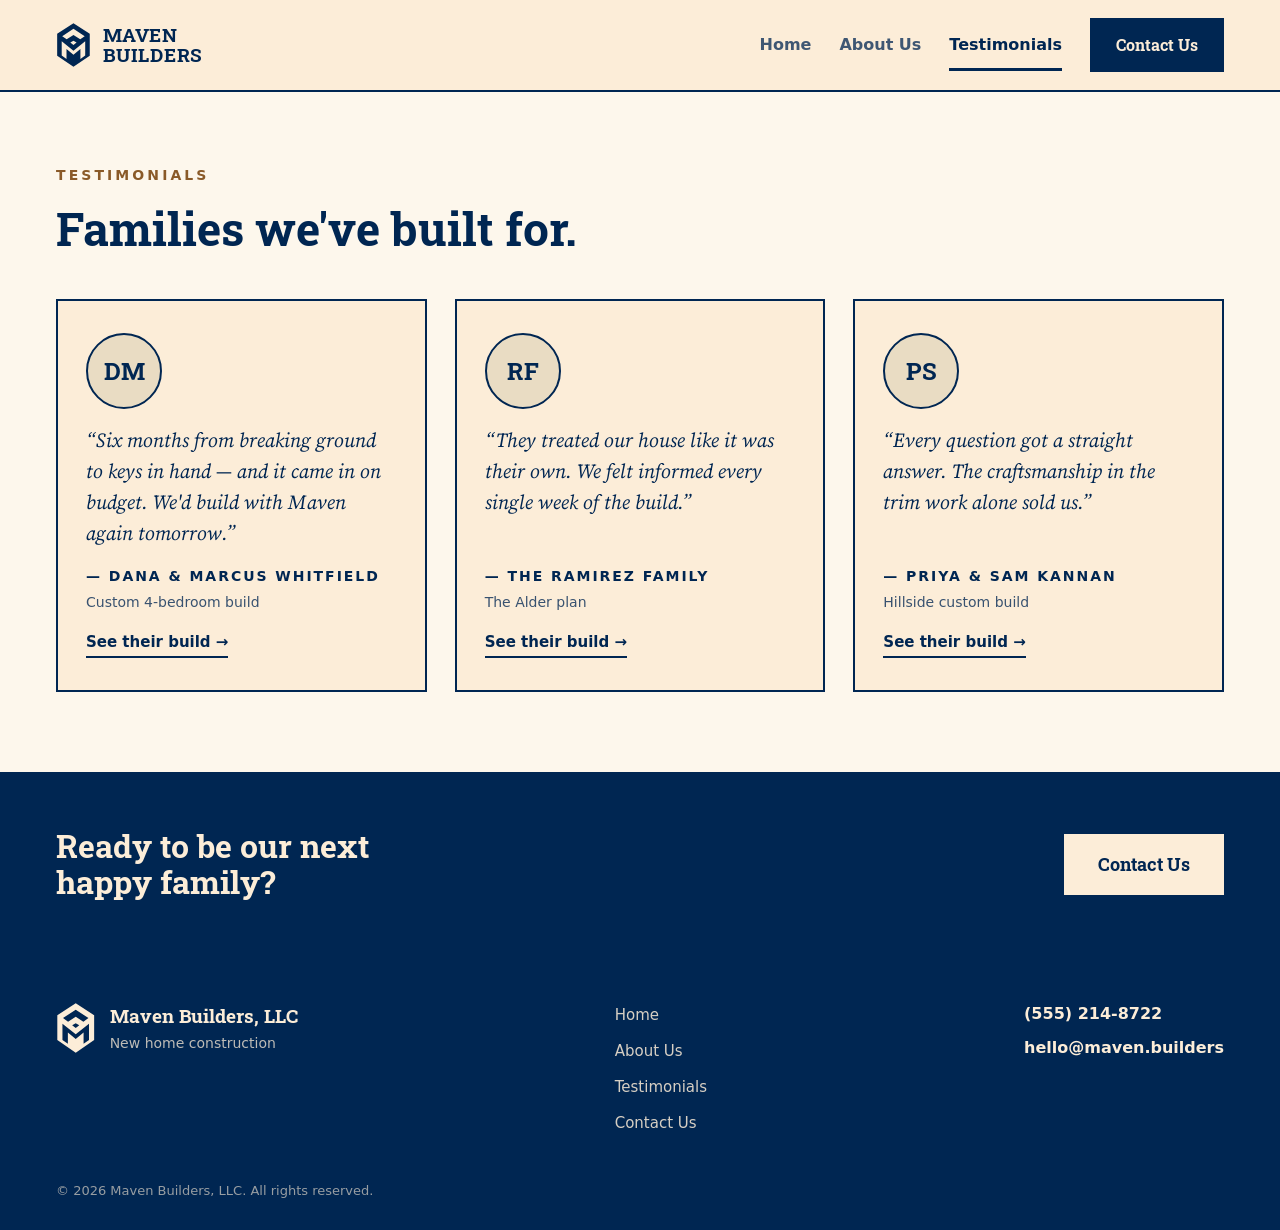
<file: docs/testimonials.html>
<!DOCTYPE html>
<html lang="en">
<head>
<meta charset="utf-8">
<meta name="viewport" content="width=device-width, initial-scale=1">
<title>Testimonials — Maven Builders, LLC</title>
<meta name="description" content="Maven Builders, LLC — family-run new home construction. Honest timelines, transparent pricing, craftsmanship that lasts.">
<link rel="icon" type="image/svg+xml" href="assets/favicon.svg">
<link rel="preconnect" href="https://fonts.googleapis.com">
<link rel="preconnect" href="https://fonts.gstatic.com" crossorigin>
<link href="https://fonts.googleapis.com/css2?family=Roboto+Slab:wght@700&family=Source+Serif+4:ital@1&display=swap" rel="stylesheet">
<link rel="stylesheet" href="css/styles.css">
</head>
<body>
<header class="site-header">
  <a class="brand" href="index.html">
    <svg class="brand-mark" viewBox="64 236 212 278" aria-hidden="true"><path fill="currentColor" fill-rule="evenodd" d="M169.5 243 L268 306.5 L268 439.5 L169.5 507 L71 439.5 L71 306.5 Z M169.5 277 L101.5 321.5 L128.5 341 L169.5 315 L210.5 341 L237.5 321.5 Z M169.5 349 L150.5 360 L169.5 375 L188.5 360 Z M98.5 352.5 L98.5 439 L127.5 459 L127.5 399 L169.5 434 L211.5 399 L211.5 459 L240.5 439 L240.5 352.5 L169.5 409 Z"></path></svg>
    <span class="brand-name">MAVEN<br>BUILDERS</span>
  </a>
  <nav class="site-nav" aria-label="Main">
    <a class="nav-link" href="index.html">Home</a>
    <a class="nav-link" href="about.html">About Us</a>
    <a class="nav-link active" href="testimonials.html">Testimonials</a>
    <a class="nav-cta" href="contact.html">Contact Us</a>
  </nav>
</header>

<main>
<section class="page-head">
  <p class="eyebrow">Testimonials</p>
  <h1>Families we've built for.</h1>
</section>

<section class="t-grid">
<figure class="t-card">
  <div class="t-photo t-initials" aria-hidden="true">DM</div>
  <blockquote>“Six months from breaking ground to keys in hand — and it came in on budget. We'd build with Maven again tomorrow.”</blockquote>
  <figcaption>— DANA &AMP; MARCUS WHITFIELD<span class="t-detail">Custom 4-bedroom build</span></figcaption>
  <a class="link-arrow t-more" href="testimonial-dana-marcus-whitfield.html">See their build →</a>
</figure>
<figure class="t-card">
  <div class="t-photo t-initials" aria-hidden="true">RF</div>
  <blockquote>“They treated our house like it was their own. We felt informed every single week of the build.”</blockquote>
  <figcaption>— THE RAMIREZ FAMILY<span class="t-detail">The Alder plan</span></figcaption>
  <a class="link-arrow t-more" href="testimonial-the-ramirez-family.html">See their build →</a>
</figure>
<figure class="t-card">
  <div class="t-photo t-initials" aria-hidden="true">PS</div>
  <blockquote>“Every question got a straight answer. The craftsmanship in the trim work alone sold us.”</blockquote>
  <figcaption>— PRIYA &AMP; SAM KANNAN<span class="t-detail">Hillside custom build</span></figcaption>
  <a class="link-arrow t-more" href="testimonial-priya-sam-kannan.html">See their build →</a>
</figure>
</section>

<section class="cta-band">
  <h2>Ready to be our next happy family?</h2>
  <a class="btn btn-cream" href="contact.html">Contact Us</a>
</section>

</main>

<footer class="site-footer">
  <div class="footer-inner">
    <div class="footer-brand">
      <svg class="brand-mark" viewBox="64 236 212 278" aria-hidden="true"><path fill="currentColor" fill-rule="evenodd" d="M169.5 243 L268 306.5 L268 439.5 L169.5 507 L71 439.5 L71 306.5 Z M169.5 277 L101.5 321.5 L128.5 341 L169.5 315 L210.5 341 L237.5 321.5 Z M169.5 349 L150.5 360 L169.5 375 L188.5 360 Z M98.5 352.5 L98.5 439 L127.5 459 L127.5 399 L169.5 434 L211.5 399 L211.5 459 L240.5 439 L240.5 352.5 L169.5 409 Z"></path></svg>
      <div>
        <div class="footer-name">Maven Builders, LLC</div>
        <div class="footer-tag">New home construction</div>
      </div>
    </div>
    <nav class="footer-nav" aria-label="Footer">
      <a href="index.html">Home</a>
      <a href="about.html">About Us</a>
      <a href="testimonials.html">Testimonials</a>
      <a href="contact.html">Contact Us</a>
    </nav>
    <div class="footer-contact">
      <a href="tel:+15552148722">(555) 214-8722</a>
      <a href="mailto:hello@maven.builders">hello@maven.builders</a>
    </div>
  </div>
  <div class="footer-legal">© 2026 Maven Builders, LLC. All rights reserved.</div>
</footer>
</body>
</html>
</file>
<file: docs/css/styles.css>
/* Maven Builders — single stylesheet, no dependencies */
:root {
  --navy: #002652;
  --cream: #FCEDD8;
  --paper: #FDF7EC;
  --tan: #E9DCC3;
  --earth: #8A5A28;
  --ink-soft: rgba(0, 38, 82, 0.78);
  --heading: "Roboto Slab", Georgia, serif;
  --serif: "Source Serif 4", Georgia, serif;
  --body: system-ui, -apple-system, "Segoe UI", sans-serif;
}

* { box-sizing: border-box; }

body {
  margin: 0;
  background: var(--paper);
  color: var(--navy);
  font-family: var(--body);
  font-size: 17px;
  line-height: 1.6;
}

h1, h2, h3 { font-family: var(--heading); font-weight: 700; line-height: 1.15; margin: 0; text-wrap: pretty; }
p { margin: 0; }
a { color: inherit; }

/* ---------- Header ---------- */
.site-header {
  display: flex;
  align-items: center;
  justify-content: space-between;
  flex-wrap: wrap;
  gap: 16px 32px;
  padding: 18px clamp(20px, 5vw, 56px);
  background: var(--cream);
  border-bottom: 2px solid var(--navy);
}

.brand { display: flex; align-items: center; gap: 12px; text-decoration: none; }
.brand-mark { height: 46px; width: auto; color: var(--navy); display: block; }
.brand-name { font-family: var(--heading); font-weight: 700; font-size: 19px; letter-spacing: 0.04em; line-height: 1.05; }

.site-nav { display: flex; align-items: center; flex-wrap: wrap; gap: 8px 28px; }
.nav-link { text-decoration: none; font-weight: 600; font-size: 16px; opacity: 0.75; padding: 10px 0; }
.nav-link.active, .nav-link:hover { opacity: 1; }
.nav-link.active { box-shadow: 0 3px 0 var(--navy); }

.nav-cta, .btn {
  display: inline-block;
  background: var(--navy);
  color: var(--cream);
  text-decoration: none;
  font-family: var(--heading);
  font-weight: 700;
  font-size: 16px;
  padding: 12px 24px;
  border: 2px solid var(--navy);
  min-height: 44px;
}
.nav-cta:hover, .btn-primary:hover { background: #013a7c; border-color: #013a7c; }

.btn { font-size: 18px; padding: 14px 32px; cursor: pointer; }
.btn-cream { background: var(--cream); color: var(--navy); border-color: var(--cream); }
.btn-cream:hover { background: #fff6e6; border-color: #fff6e6; }

.link-arrow { font-weight: 700; text-decoration: none; border-bottom: 2px solid var(--navy); padding-bottom: 2px; }

.eyebrow {
  font-size: 14px;
  font-weight: 700;
  letter-spacing: 0.22em;
  text-transform: uppercase;
  color: var(--earth);
}

/* ---------- Hero ---------- */
.hero {
  display: grid;
  grid-template-columns: 1fr 1fr;
  gap: clamp(32px, 5vw, 64px);
  align-items: center;
  padding: clamp(48px, 8vw, 88px) clamp(20px, 5vw, 56px) clamp(56px, 9vw, 96px);
}
.hero-copy { display: flex; flex-direction: column; gap: 22px; align-items: flex-start; }
.hero h1 { font-size: clamp(34px, 4.5vw, 56px); }
.lede { font-size: 19px; color: var(--ink-soft); max-width: 46ch; }
.cta-row { display: flex; align-items: center; gap: 24px; flex-wrap: wrap; margin-top: 4px; }

.hero-photo { position: relative; }
.hero-photo::before {
  content: "";
  position: absolute;
  inset: 16px -16px -16px 16px;
  border: 3px solid var(--navy);
}
.hero-photo .ph, .hero-photo img { position: relative; aspect-ratio: 4 / 3; }

/* Photo placeholder — swap for a real <img> when you have photos */
.ph {
  background: var(--tan);
  border: 3px solid var(--navy);
  display: flex;
  align-items: center;
  justify-content: center;
  color: rgba(0, 38, 82, 0.55);
  font-size: 15px;
  min-height: 220px;
  text-align: center;
  padding: 12px;
}
img { max-width: 100%; display: block; }
.hero-photo img, .about-photo img { width: 100%; height: 100%; object-fit: cover; border: 3px solid var(--navy); }

/* ---------- Value props ---------- */
.props {
  display: grid;
  grid-template-columns: repeat(3, 1fr);
  border-top: 2px solid var(--navy);
  border-bottom: 2px solid var(--navy);
}
.prop { padding: 36px clamp(20px, 3vw, 36px); display: flex; flex-direction: column; gap: 8px; }
.prop + .prop { border-left: 2px solid var(--navy); }
.prop h2 { font-size: 21px; }
.prop p { font-size: 16px; color: var(--ink-soft); }

/* ---------- Testimonials (1c style) ---------- */
.quote-band {
  background: var(--cream);
  padding: clamp(48px, 8vw, 80px) clamp(20px, 5vw, 56px);
  display: flex;
  flex-direction: column;
  align-items: center;
  gap: 22px;
  text-align: center;
}

.t-feature { margin: 0; display: flex; flex-direction: column; align-items: center; gap: 16px; }
.t-feature blockquote {
  margin: 0;
  font-family: var(--serif);
  font-style: italic;
  font-size: clamp(21px, 2.6vw, 27px);
  line-height: 1.5;
  max-width: 36ch;
  text-wrap: pretty;
}
.t-feature figcaption, .t-card figcaption { font-size: 14px; font-weight: 700; letter-spacing: 0.14em; }

.t-photo {
  width: 76px;
  height: 76px;
  border-radius: 50%;
  border: 2px solid var(--navy);
  object-fit: cover;
  flex: none;
}
.t-initials {
  background: var(--tan);
  display: flex;
  align-items: center;
  justify-content: center;
  font-family: var(--heading);
  font-weight: 700;
  font-size: 24px;
}

.t-grid {
  display: grid;
  grid-template-columns: repeat(auto-fill, minmax(320px, 1fr));
  gap: 28px;
  padding: 0 clamp(20px, 5vw, 56px) clamp(48px, 8vw, 80px);
}
.t-card {
  margin: 0;
  border: 2px solid var(--navy);
  background: var(--cream);
  padding: 32px 28px;
  display: flex;
  flex-direction: column;
  gap: 16px;
}
.t-card blockquote {
  margin: 0;
  font-family: var(--serif);
  font-style: italic;
  font-size: 20px;
  line-height: 1.55;
  text-wrap: pretty;
  flex: 1;
}
.t-detail { display: block; font-size: 14px; font-weight: 400; letter-spacing: 0; color: var(--ink-soft); margin-top: 4px; }

/* ---------- Testimonial detail pages ---------- */
.t-more { align-self: flex-start; font-size: 15px; }
.t-detail-line { font-size: 18px; font-weight: 600; color: var(--ink-soft); }
.page-head .crumb { text-decoration: none; }
.page-head .crumb:hover { text-decoration: underline; }
.t-gallery {
  display: grid;
  grid-template-columns: repeat(auto-fill, minmax(300px, 1fr));
  gap: 24px;
  padding: clamp(40px, 6vw, 64px) clamp(20px, 5vw, 56px);
}
.g-item { margin: 0; display: flex; flex-direction: column; gap: 10px; }
.g-item img { width: 100%; aspect-ratio: 4 / 3; object-fit: cover; border: 2px solid var(--navy); }
.g-item figcaption { font-family: var(--serif); font-style: italic; font-size: 16px; color: var(--ink-soft); }
.g-empty { grid-column: 1 / -1; min-height: 240px; }

/* ---------- Page head / about / bands ---------- */
.page-head {
  padding: clamp(48px, 7vw, 72px) clamp(20px, 5vw, 56px) clamp(28px, 4vw, 44px);
  display: flex;
  flex-direction: column;
  gap: 16px;
  max-width: 980px;
}
.page-head h1 { font-size: clamp(30px, 3.8vw, 46px); }

.about-body {
  display: grid;
  grid-template-columns: 1.2fr 1fr;
  gap: clamp(32px, 5vw, 64px);
  padding: 0 clamp(20px, 5vw, 56px) clamp(48px, 7vw, 72px);
  align-items: start;
}
.about-text { display: flex; flex-direction: column; gap: 18px; font-size: 18px; color: var(--ink-soft); max-width: 62ch; }
.about-photo .ph, .about-photo img { aspect-ratio: 4 / 3; }

.cta-band {
  background: var(--navy);
  color: var(--cream);
  padding: clamp(40px, 6vw, 56px) clamp(20px, 5vw, 56px);
  display: flex;
  align-items: center;
  justify-content: space-between;
  flex-wrap: wrap;
  gap: 24px;
}
.cta-band h2 { font-size: clamp(24px, 3vw, 32px); max-width: 24ch; }

/* ---------- Contact ---------- */
.contact-wrap {
  display: grid;
  grid-template-columns: 1fr 1.3fr;
  gap: clamp(32px, 5vw, 72px);
  padding: 0 clamp(20px, 5vw, 56px) clamp(48px, 8vw, 80px);
  align-items: start;
}
.contact-info { display: flex; flex-direction: column; gap: 24px; font-size: 18px; color: var(--ink-soft); max-width: 44ch; }
.contact-lines { display: flex; flex-direction: column; gap: 10px; border-left: 3px solid var(--navy); padding-left: 20px; }
.contact-lines a, .contact-lines span { font-weight: 700; color: var(--navy); text-decoration: none; font-size: 17px; }

.contact-form { display: flex; flex-direction: column; gap: 6px; }
.contact-form label { font-weight: 700; font-size: 15px; margin-top: 14px; }
.contact-form input, .contact-form textarea {
  font: inherit;
  color: var(--navy);
  background: #fff;
  border: 2px solid var(--navy);
  padding: 12px 14px;
  min-height: 44px;
  width: 100%;
}
.contact-form textarea { resize: vertical; }
.contact-form input:focus, .contact-form textarea:focus { outline: 3px solid var(--earth); outline-offset: 1px; }
.contact-form .btn { margin-top: 20px; align-self: flex-start; }
.form-note { min-height: 24px; font-weight: 600; }
.form-note.ok { color: #1f6b3a; }
.form-note.err { color: #9c2b12; }

/* ---------- Footer ---------- */
.site-footer { background: var(--navy); color: var(--cream); }
.footer-inner {
  display: flex;
  flex-wrap: wrap;
  gap: 32px 56px;
  align-items: flex-start;
  justify-content: space-between;
  padding: 44px clamp(20px, 5vw, 56px) 28px;
}
.footer-brand { display: flex; gap: 14px; align-items: center; }
.footer-brand .brand-mark { color: var(--cream); height: 52px; }
.footer-name { font-family: var(--heading); font-weight: 700; font-size: 19px; }
.footer-tag { font-size: 14px; opacity: 0.75; }
.footer-nav { display: flex; flex-direction: column; gap: 8px; }
.footer-nav a { text-decoration: none; font-size: 15px; opacity: 0.85; padding: 2px 0; }
.footer-nav a:hover { opacity: 1; }
.footer-contact { display: flex; flex-direction: column; gap: 8px; }
.footer-contact a { text-decoration: none; font-weight: 700; font-size: 16px; }
.footer-legal { padding: 16px clamp(20px, 5vw, 56px) 28px; font-size: 13px; opacity: 0.6; }

/* ---------- Mobile ---------- */
@media (max-width: 860px) {
  .hero, .about-body, .contact-wrap { grid-template-columns: 1fr; }
  .hero { padding-top: 40px; }
  .hero-photo::before { inset: 12px -10px -10px 12px; }
  .props { grid-template-columns: 1fr; }
  .prop + .prop { border-left: none; border-top: 2px solid var(--navy); }
  .site-header { justify-content: center; text-align: center; }
  .site-nav { justify-content: center; }
  .cta-band { flex-direction: column; text-align: center; justify-content: center; }
}
</file>
<file: public/css/styles.css>
/* Maven Builders — single stylesheet, no dependencies */
:root {
  --navy: #002652;
  --cream: #FCEDD8;
  --paper: #FDF7EC;
  --tan: #E9DCC3;
  --earth: #8A5A28;
  --ink-soft: rgba(0, 38, 82, 0.78);
  --heading: "Roboto Slab", Georgia, serif;
  --serif: "Source Serif 4", Georgia, serif;
  --body: system-ui, -apple-system, "Segoe UI", sans-serif;
}

* { box-sizing: border-box; }

body {
  margin: 0;
  background: var(--paper);
  color: var(--navy);
  font-family: var(--body);
  font-size: 17px;
  line-height: 1.6;
}

h1, h2, h3 { font-family: var(--heading); font-weight: 700; line-height: 1.15; margin: 0; text-wrap: pretty; }
p { margin: 0; }
a { color: inherit; }

/* ---------- Header ---------- */
.site-header {
  display: flex;
  align-items: center;
  justify-content: space-between;
  flex-wrap: wrap;
  gap: 16px 32px;
  padding: 18px clamp(20px, 5vw, 56px);
  background: var(--cream);
  border-bottom: 2px solid var(--navy);
}

.brand { display: flex; align-items: center; gap: 12px; text-decoration: none; }
.brand-mark { height: 46px; width: auto; color: var(--navy); display: block; }
.brand-name { font-family: var(--heading); font-weight: 700; font-size: 19px; letter-spacing: 0.04em; line-height: 1.05; }

.site-nav { display: flex; align-items: center; flex-wrap: wrap; gap: 8px 28px; }
.nav-link { text-decoration: none; font-weight: 600; font-size: 16px; opacity: 0.75; padding: 10px 0; }
.nav-link.active, .nav-link:hover { opacity: 1; }
.nav-link.active { box-shadow: 0 3px 0 var(--navy); }

.nav-cta, .btn {
  display: inline-block;
  background: var(--navy);
  color: var(--cream);
  text-decoration: none;
  font-family: var(--heading);
  font-weight: 700;
  font-size: 16px;
  padding: 12px 24px;
  border: 2px solid var(--navy);
  min-height: 44px;
}
.nav-cta:hover, .btn-primary:hover { background: #013a7c; border-color: #013a7c; }

.btn { font-size: 18px; padding: 14px 32px; cursor: pointer; }
.btn-cream { background: var(--cream); color: var(--navy); border-color: var(--cream); }
.btn-cream:hover { background: #fff6e6; border-color: #fff6e6; }

.link-arrow { font-weight: 700; text-decoration: none; border-bottom: 2px solid var(--navy); padding-bottom: 2px; }

.eyebrow {
  font-size: 14px;
  font-weight: 700;
  letter-spacing: 0.22em;
  text-transform: uppercase;
  color: var(--earth);
}

/* ---------- Hero ---------- */
.hero {
  display: grid;
  grid-template-columns: 1fr 1fr;
  gap: clamp(32px, 5vw, 64px);
  align-items: center;
  padding: clamp(48px, 8vw, 88px) clamp(20px, 5vw, 56px) clamp(56px, 9vw, 96px);
}
.hero-copy { display: flex; flex-direction: column; gap: 22px; align-items: flex-start; }
.hero h1 { font-size: clamp(34px, 4.5vw, 56px); }
.lede { font-size: 19px; color: var(--ink-soft); max-width: 46ch; }
.cta-row { display: flex; align-items: center; gap: 24px; flex-wrap: wrap; margin-top: 4px; }

.hero-photo { position: relative; }
.hero-photo::before {
  content: "";
  position: absolute;
  inset: 16px -16px -16px 16px;
  border: 3px solid var(--navy);
}
.hero-photo .ph, .hero-photo img { position: relative; aspect-ratio: 4 / 3; }

/* Photo placeholder — swap for a real <img> when you have photos */
.ph {
  background: var(--tan);
  border: 3px solid var(--navy);
  display: flex;
  align-items: center;
  justify-content: center;
  color: rgba(0, 38, 82, 0.55);
  font-size: 15px;
  min-height: 220px;
  text-align: center;
  padding: 12px;
}
img { max-width: 100%; display: block; }
.hero-photo img, .about-photo img { width: 100%; height: 100%; object-fit: cover; border: 3px solid var(--navy); }

/* ---------- Value props ---------- */
.props {
  display: grid;
  grid-template-columns: repeat(3, 1fr);
  border-top: 2px solid var(--navy);
  border-bottom: 2px solid var(--navy);
}
.prop { padding: 36px clamp(20px, 3vw, 36px); display: flex; flex-direction: column; gap: 8px; }
.prop + .prop { border-left: 2px solid var(--navy); }
.prop h2 { font-size: 21px; }
.prop p { font-size: 16px; color: var(--ink-soft); }

/* ---------- Testimonials (1c style) ---------- */
.quote-band {
  background: var(--cream);
  padding: clamp(48px, 8vw, 80px) clamp(20px, 5vw, 56px);
  display: flex;
  flex-direction: column;
  align-items: center;
  gap: 22px;
  text-align: center;
}

.t-feature { margin: 0; display: flex; flex-direction: column; align-items: center; gap: 16px; }
.t-feature blockquote {
  margin: 0;
  font-family: var(--serif);
  font-style: italic;
  font-size: clamp(21px, 2.6vw, 27px);
  line-height: 1.5;
  max-width: 36ch;
  text-wrap: pretty;
}
.t-feature figcaption, .t-card figcaption { font-size: 14px; font-weight: 700; letter-spacing: 0.14em; }

.t-photo {
  width: 76px;
  height: 76px;
  border-radius: 50%;
  border: 2px solid var(--navy);
  object-fit: cover;
  flex: none;
}
.t-initials {
  background: var(--tan);
  display: flex;
  align-items: center;
  justify-content: center;
  font-family: var(--heading);
  font-weight: 700;
  font-size: 24px;
}

.t-grid {
  display: grid;
  grid-template-columns: repeat(auto-fill, minmax(320px, 1fr));
  gap: 28px;
  padding: 0 clamp(20px, 5vw, 56px) clamp(48px, 8vw, 80px);
}
.t-card {
  margin: 0;
  border: 2px solid var(--navy);
  background: var(--cream);
  padding: 32px 28px;
  display: flex;
  flex-direction: column;
  gap: 16px;
}
.t-card blockquote {
  margin: 0;
  font-family: var(--serif);
  font-style: italic;
  font-size: 20px;
  line-height: 1.55;
  text-wrap: pretty;
  flex: 1;
}
.t-detail { display: block; font-size: 14px; font-weight: 400; letter-spacing: 0; color: var(--ink-soft); margin-top: 4px; }

/* ---------- Testimonial detail pages ---------- */
.t-more { align-self: flex-start; font-size: 15px; }
.t-detail-line { font-size: 18px; font-weight: 600; color: var(--ink-soft); }
.page-head .crumb { text-decoration: none; }
.page-head .crumb:hover { text-decoration: underline; }
.t-gallery {
  display: grid;
  grid-template-columns: repeat(auto-fill, minmax(300px, 1fr));
  gap: 24px;
  padding: clamp(40px, 6vw, 64px) clamp(20px, 5vw, 56px);
}
.g-item { margin: 0; display: flex; flex-direction: column; gap: 10px; }
.g-item img { width: 100%; aspect-ratio: 4 / 3; object-fit: cover; border: 2px solid var(--navy); }
.g-item figcaption { font-family: var(--serif); font-style: italic; font-size: 16px; color: var(--ink-soft); }
.g-empty { grid-column: 1 / -1; min-height: 240px; }

/* ---------- Page head / about / bands ---------- */
.page-head {
  padding: clamp(48px, 7vw, 72px) clamp(20px, 5vw, 56px) clamp(28px, 4vw, 44px);
  display: flex;
  flex-direction: column;
  gap: 16px;
  max-width: 980px;
}
.page-head h1 { font-size: clamp(30px, 3.8vw, 46px); }

.about-body {
  display: grid;
  grid-template-columns: 1.2fr 1fr;
  gap: clamp(32px, 5vw, 64px);
  padding: 0 clamp(20px, 5vw, 56px) clamp(48px, 7vw, 72px);
  align-items: start;
}
.about-text { display: flex; flex-direction: column; gap: 18px; font-size: 18px; color: var(--ink-soft); max-width: 62ch; }
.about-photo .ph, .about-photo img { aspect-ratio: 4 / 3; }

.cta-band {
  background: var(--navy);
  color: var(--cream);
  padding: clamp(40px, 6vw, 56px) clamp(20px, 5vw, 56px);
  display: flex;
  align-items: center;
  justify-content: space-between;
  flex-wrap: wrap;
  gap: 24px;
}
.cta-band h2 { font-size: clamp(24px, 3vw, 32px); max-width: 24ch; }

/* ---------- Contact ---------- */
.contact-wrap {
  display: grid;
  grid-template-columns: 1fr 1.3fr;
  gap: clamp(32px, 5vw, 72px);
  padding: 0 clamp(20px, 5vw, 56px) clamp(48px, 8vw, 80px);
  align-items: start;
}
.contact-info { display: flex; flex-direction: column; gap: 24px; font-size: 18px; color: var(--ink-soft); max-width: 44ch; }
.contact-lines { display: flex; flex-direction: column; gap: 10px; border-left: 3px solid var(--navy); padding-left: 20px; }
.contact-lines a, .contact-lines span { font-weight: 700; color: var(--navy); text-decoration: none; font-size: 17px; }

.contact-form { display: flex; flex-direction: column; gap: 6px; }
.contact-form label { font-weight: 700; font-size: 15px; margin-top: 14px; }
.contact-form input, .contact-form textarea {
  font: inherit;
  color: var(--navy);
  background: #fff;
  border: 2px solid var(--navy);
  padding: 12px 14px;
  min-height: 44px;
  width: 100%;
}
.contact-form textarea { resize: vertical; }
.contact-form input:focus, .contact-form textarea:focus { outline: 3px solid var(--earth); outline-offset: 1px; }
.contact-form .btn { margin-top: 20px; align-self: flex-start; }
.form-note { min-height: 24px; font-weight: 600; }
.form-note.ok { color: #1f6b3a; }
.form-note.err { color: #9c2b12; }

/* ---------- Footer ---------- */
.site-footer { background: var(--navy); color: var(--cream); }
.footer-inner {
  display: flex;
  flex-wrap: wrap;
  gap: 32px 56px;
  align-items: flex-start;
  justify-content: space-between;
  padding: 44px clamp(20px, 5vw, 56px) 28px;
}
.footer-brand { display: flex; gap: 14px; align-items: center; }
.footer-brand .brand-mark { color: var(--cream); height: 52px; }
.footer-name { font-family: var(--heading); font-weight: 700; font-size: 19px; }
.footer-tag { font-size: 14px; opacity: 0.75; }
.footer-nav { display: flex; flex-direction: column; gap: 8px; }
.footer-nav a { text-decoration: none; font-size: 15px; opacity: 0.85; padding: 2px 0; }
.footer-nav a:hover { opacity: 1; }
.footer-contact { display: flex; flex-direction: column; gap: 8px; }
.footer-contact a { text-decoration: none; font-weight: 700; font-size: 16px; }
.footer-legal { padding: 16px clamp(20px, 5vw, 56px) 28px; font-size: 13px; opacity: 0.6; }

/* ---------- Mobile ---------- */
@media (max-width: 860px) {
  .hero, .about-body, .contact-wrap { grid-template-columns: 1fr; }
  .hero { padding-top: 40px; }
  .hero-photo::before { inset: 12px -10px -10px 12px; }
  .props { grid-template-columns: 1fr; }
  .prop + .prop { border-left: none; border-top: 2px solid var(--navy); }
  .site-header { justify-content: center; text-align: center; }
  .site-nav { justify-content: center; }
  .cta-band { flex-direction: column; text-align: center; justify-content: center; }
}
</file>
